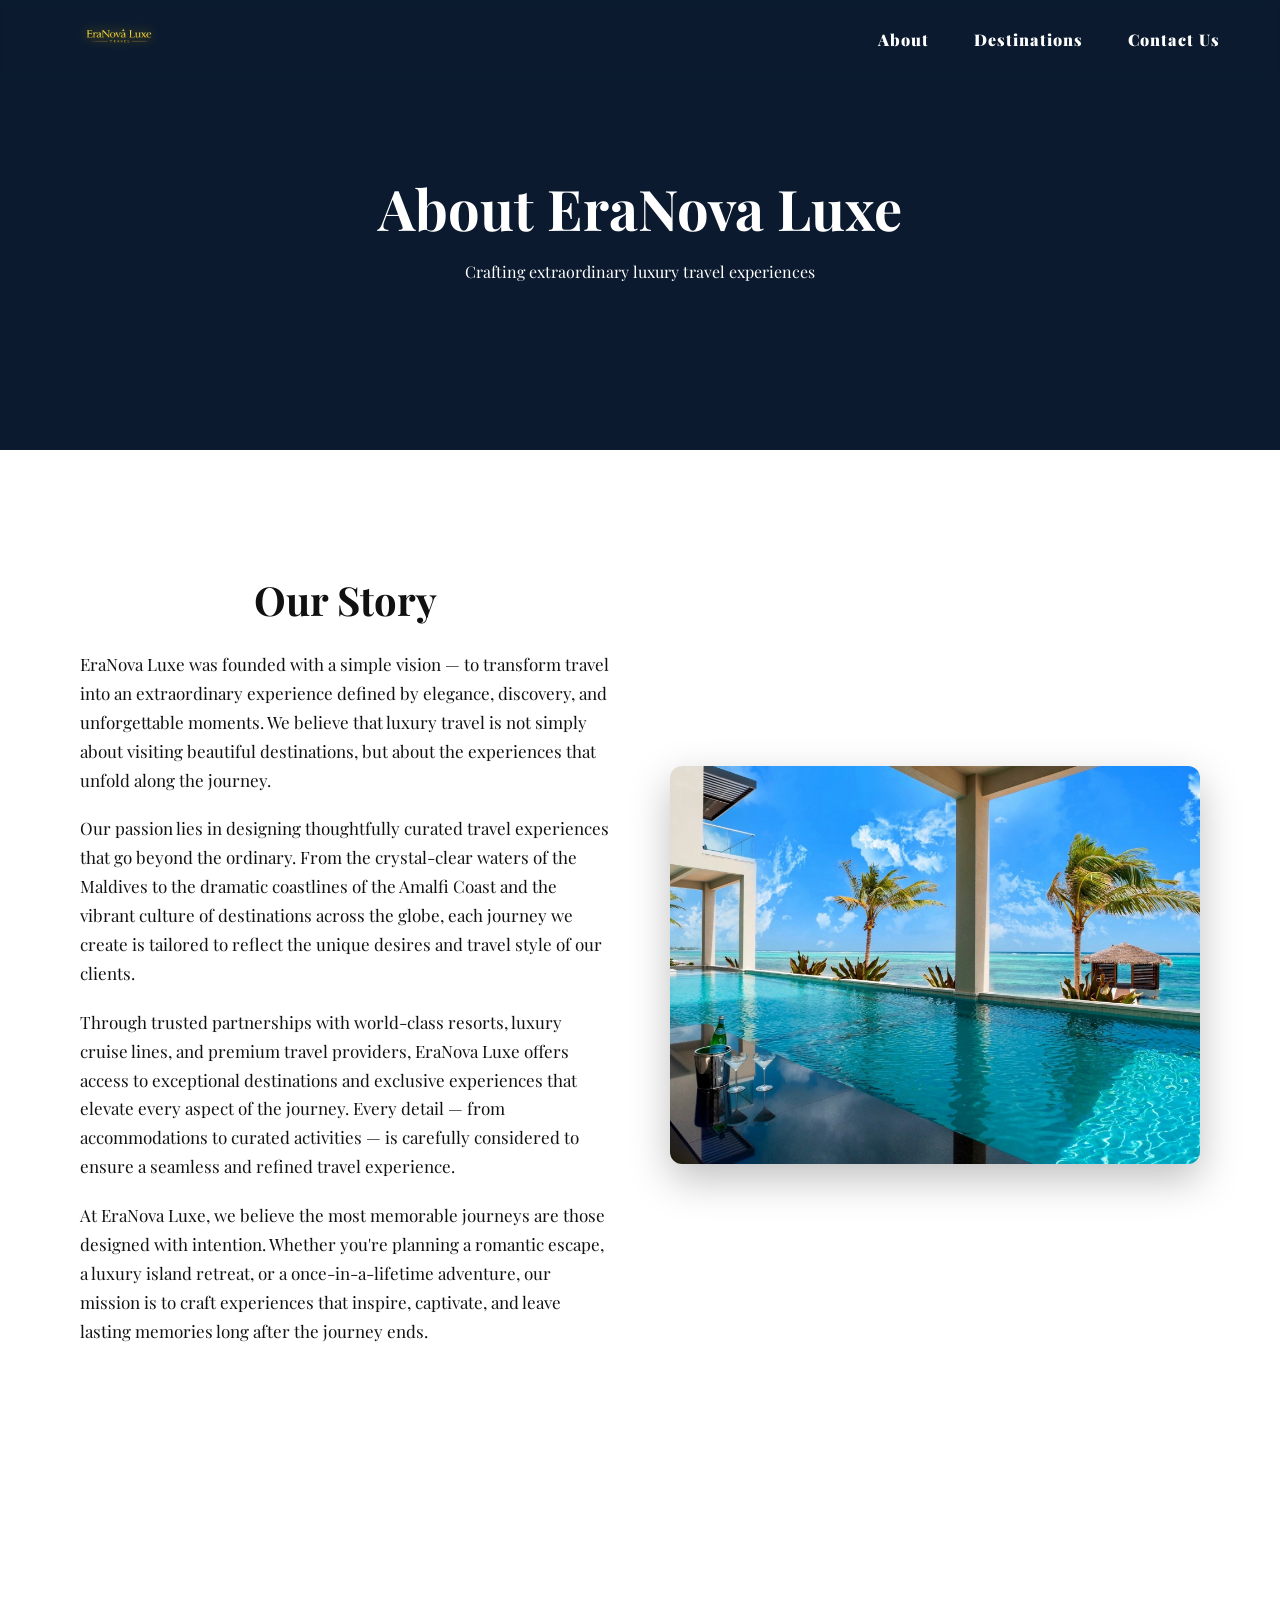
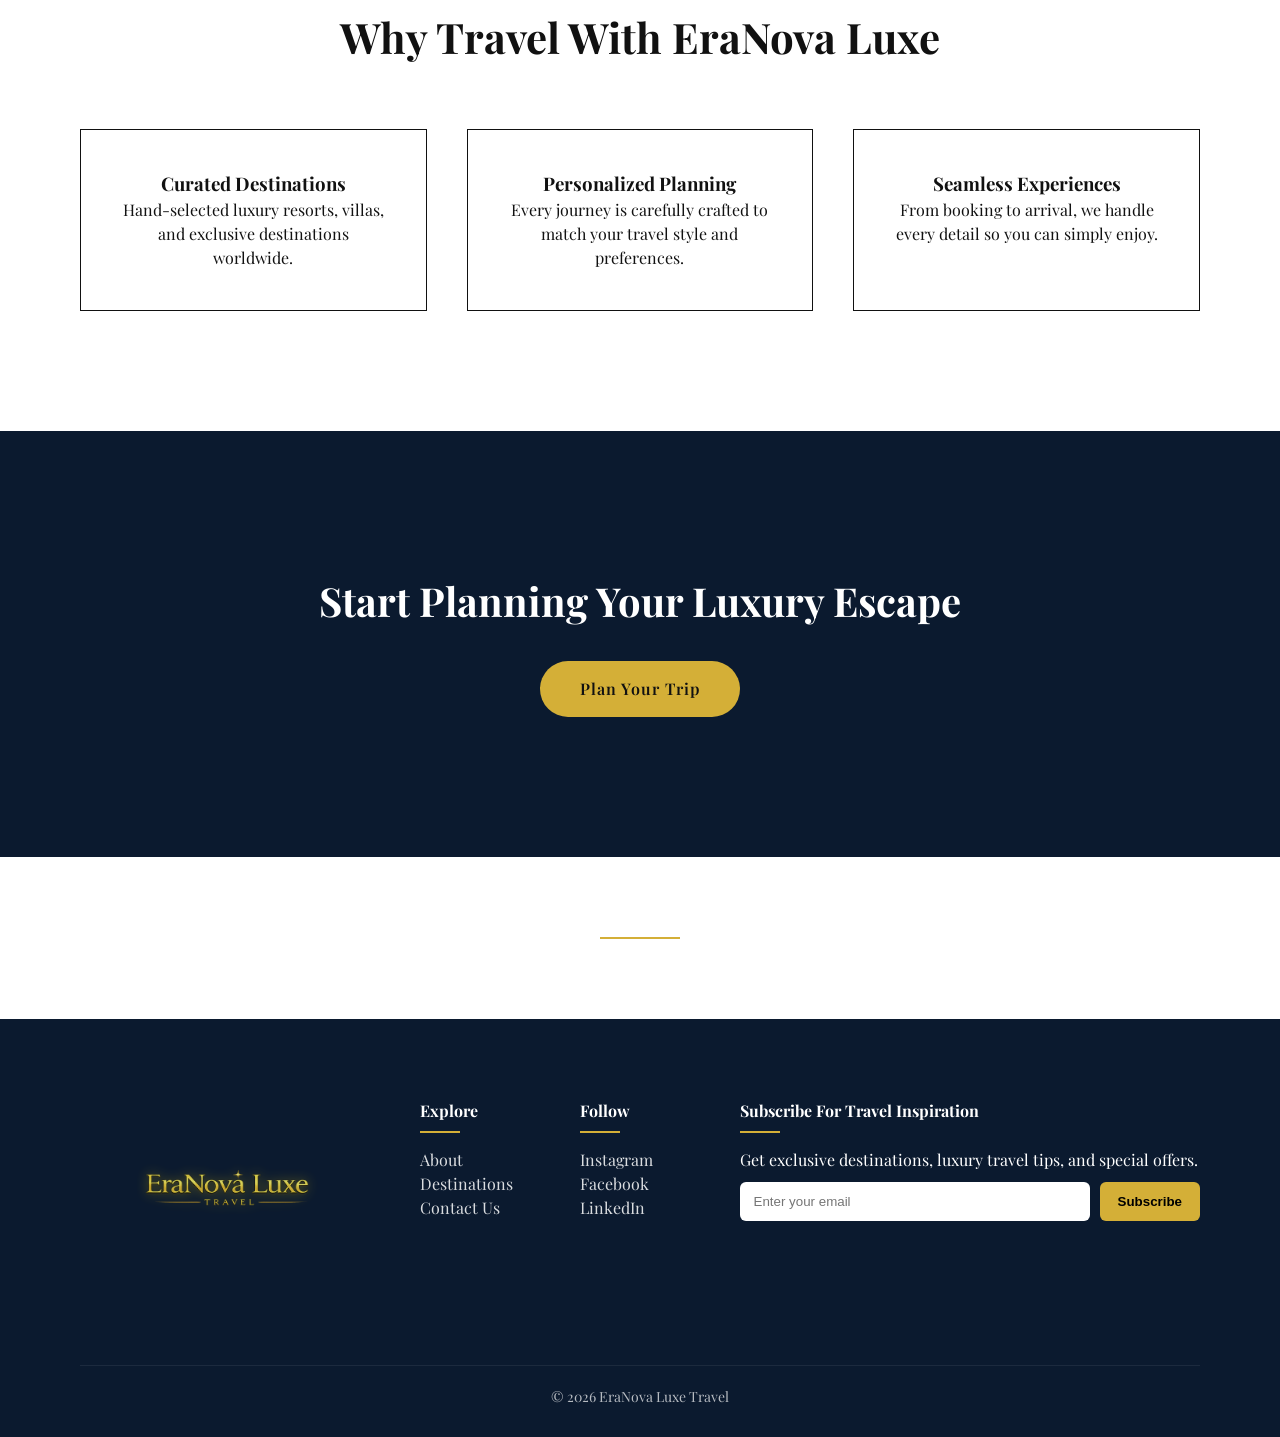
<file: about.html>
<!DOCTYPE html>

<html lang="en">

<head>

<meta charset="UTF-8">
<meta name="viewport" content="width=device-width, initial-scale=1.0">

<title>About Era Nova Luxe | Luxury Travel Agency</title>

<meta name="description" content="Era Nova Luxe is a luxury travel agency dedicated to creating personalized luxury vacations and exclusive travel experiences.">
<link rel="stylesheet" href="styles.css">
<link rel="icon" type="images/png" href="./images/emblem.png">

<link href="https://fonts.googleapis.com/css2?family=Playfair+Display:wght@400;600;700&family=Inter:wght@300;400;500&display=swap" rel="stylesheet">

</head>

<body>

<!-- NAVBAR -->

<nav class="navbar">

<a href="./index.html" class="logo">
<img src="./images/1st.png" alt="EraNova Luxe Logo">
</a>

<ul class="nav-links" id="navLinks">
<li><a href="./about.html">About</a></li>
<li><a href="./destinations.html">Destinations</a></li>
<li><a href="./contactus.html">Contact Us</a></li>
</ul>

<div class="menu-toggle" id="menuToggle">≡</div>

</nav>

<!-- HERO -->

<section class="about-hero">

<h1>About EraNova Luxe</h1>

<p>Crafting extraordinary luxury travel experiences</p>

</section>

<!-- ABOUT CONTENT -->

<section class="about-section">

<div class="about-container">

<div class="about-text">

<h2>Our Story</h2>

<p>
EraNova Luxe was founded with a simple vision — to transform travel into an extraordinary experience defined by elegance, discovery, and unforgettable moments. We believe that luxury travel is not simply about visiting beautiful destinations, but about the experiences that unfold along the journey.
</p>

<p>
Our passion lies in designing thoughtfully curated travel experiences that go beyond the ordinary. From the crystal-clear waters of the Maldives to the dramatic coastlines of the Amalfi Coast and the vibrant culture of destinations across the globe, each journey we create is tailored to reflect the unique desires and travel style of our clients.
</p>

<p>
Through trusted partnerships with world-class resorts, luxury cruise lines, and premium travel providers, EraNova Luxe offers access to exceptional destinations and exclusive experiences that elevate every aspect of the journey. Every detail — from accommodations to curated activities — is carefully considered to ensure a seamless and refined travel experience.
</p>

<p>
At EraNova Luxe, we believe the most memorable journeys are those designed with intention. Whether you're planning a romantic escape, a luxury island retreat, or a once-in-a-lifetime adventure, our mission is to craft experiences that inspire, captivate, and leave lasting memories long after the journey ends.
</p>


</div>

<div class="about-image">

<img src="./images/luxurytravel.jpg" alt="Luxury Travel Experience">

</div>

</div>

</section>

<!-- WHY US -->

<section class="why">

<h2 class="section-title">Why Travel With EraNova Luxe</h2>

<div class="why-grid">

<div class="why-card">
<h3>Curated Destinations</h3>
<p>Hand-selected luxury resorts, villas, and exclusive destinations worldwide.</p>
</div>

<div class="why-card">
<h3>Personalized Planning</h3>
<p>Every journey is carefully crafted to match your travel style and preferences.</p>
</div>

<div class="why-card">
<h3>Seamless Experiences</h3>
<p>From booking to arrival, we handle every detail so you can simply enjoy.</p>
</div>

</div>

</section>

<!-- CTA -->

<section class="cta-section">

<h2>Start Planning Your Luxury Escape</h2>

<a href="./contactus.html" class="cta-button">Plan Your Trip</a>

</section>

<div class="divider"></div>


<!-- FOOTER -->

<footer class="footer">

<div class="footer-container">

<div class="footer-brand">
<a href="./index.html">
<img src="./images/1st.png" alt="EraNova Luxe Logo" class="footer-logo">
</a>
</div>

<div class="footer-links">

<h4>Explore</h4>

<ul>
<li><a href="./about.html">About</a></li>
<li><a href="./destinations.html">Destinations</a></li>
<li><a href="./contactus.html">Contact Us</a></li>
</ul>

</div>

<div class="footer-social">

<h4>Follow</h4>

<ul>
<li><a href="https://www.instagram.com/eranovaluxetravel/">Instagram</a></li>
<li><a href="https://www.facebook.com/profile.php?id=61588333892212">Facebook</a></li>
<li><a href="https://www.linkedin.com/company/eranova-luxe-travel">LinkedIn</a></li>
</ul>

</div>

<div class="newsletter">
  
  <h4>Subscribe For Travel Inspiration</h4>
  
  <p>Get exclusive destinations, luxury travel tips, and special offers.</p>
  
  <form action="https://formspree.io/f/mzdjbwyy" method="POST" class="newsletter-form">
    
    <input type="email" name="email" placeholder="Enter your email" required>
    
    <button type="submit">Subscribe</button>
    
  </form>
  
</div>
</div>


<div class="footer-bottom">
<p>© 2026 EraNova Luxe Travel</p>
</div>

</footer>

<script>

const menuToggle = document.getElementById("menuToggle");
const navLinks = document.getElementById("navLinks");

menuToggle.addEventListener("click", () => {
navLinks.classList.toggle("active");
});

</script>

</body>
</html>
</file>
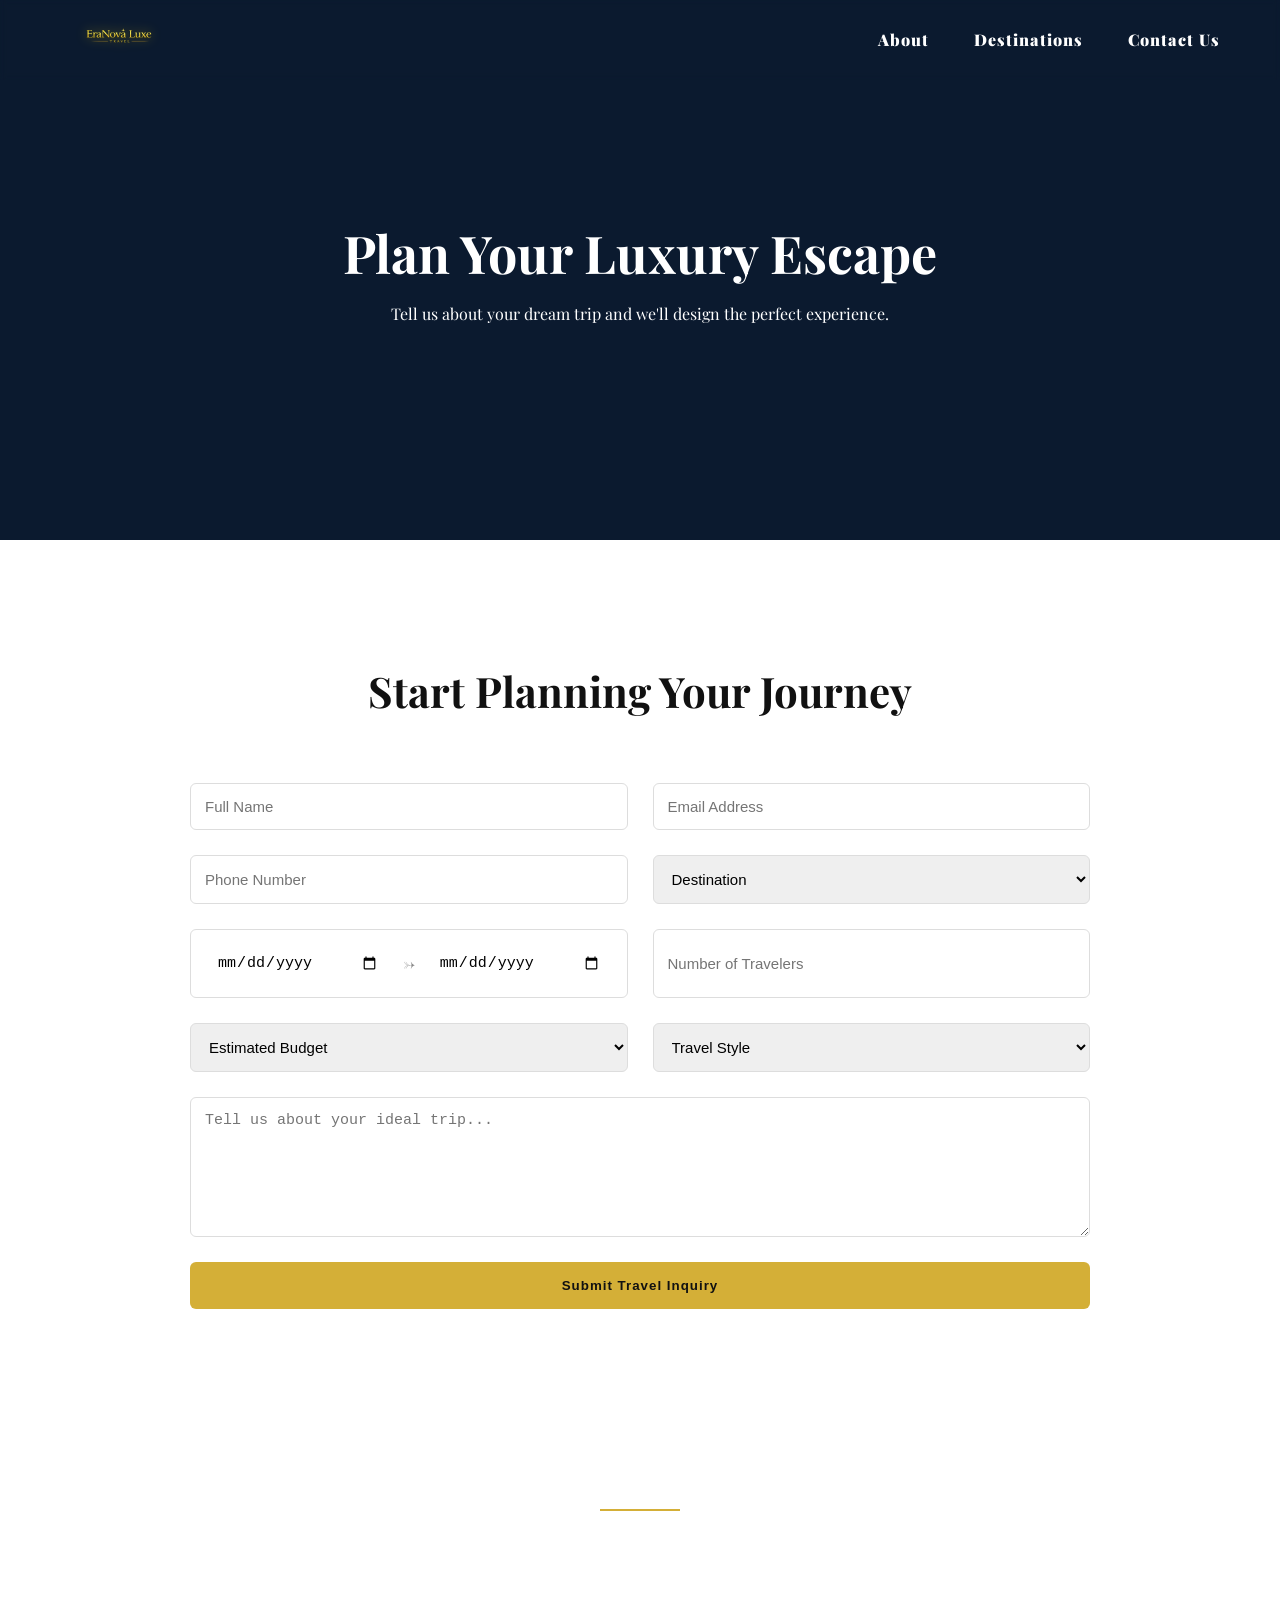
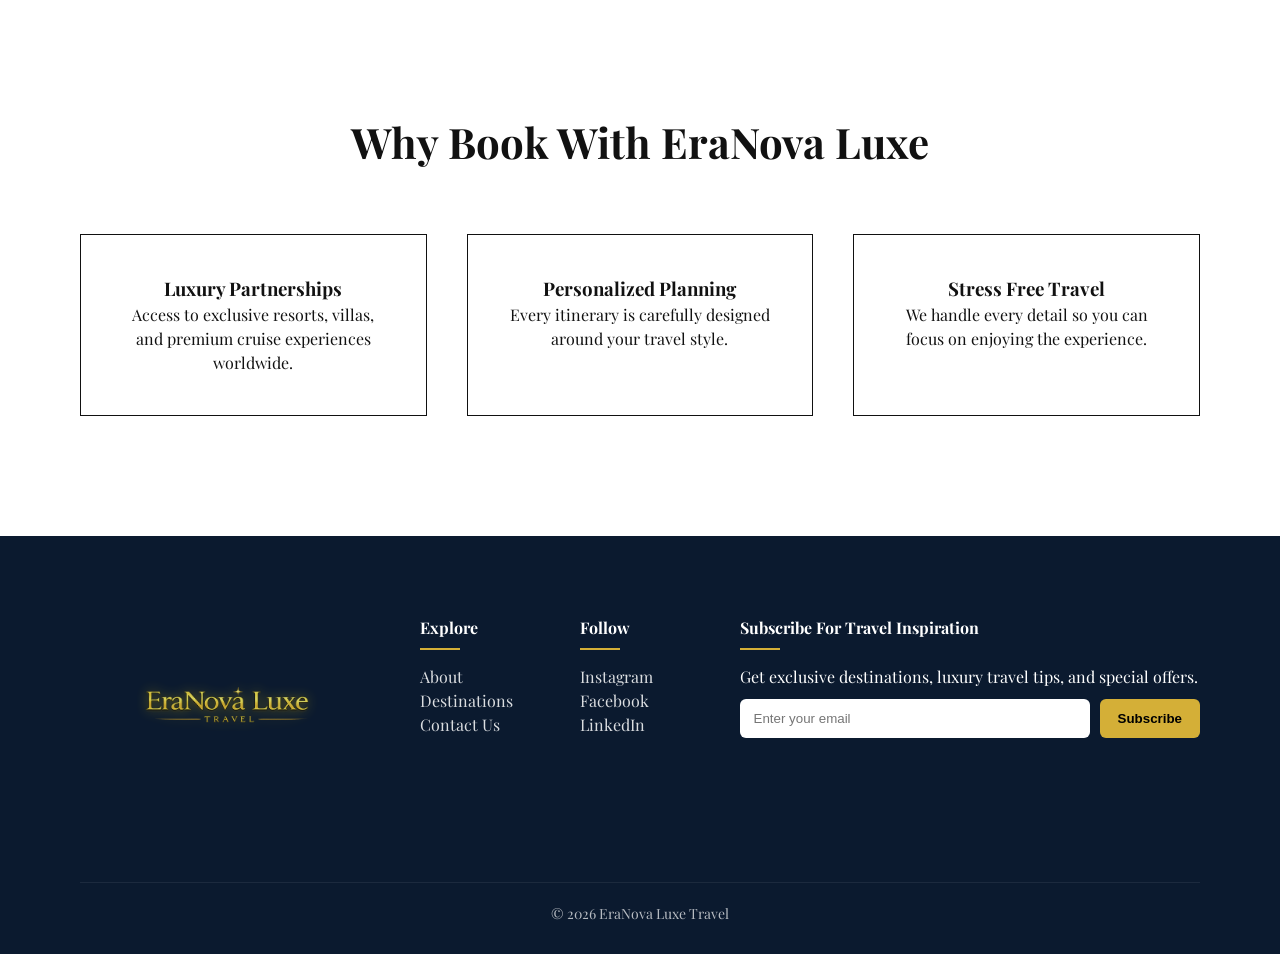
<file: contactus.html>
<!DOCTYPE html>

<html lang="en">

<head>

<meta charset="UTF-8">
<meta name="viewport" content="width=device-width, initial-scale=1.0">

<title>Plan Your Luxury Vacation | EraNova Luxe Travel</title>
<meta name="description" content="Our luxury travel planning services include custom itineraries, concierge travel planning, and personalized luxury vacations.">
<link rel="stylesheet" href="styles.css">
<link rel="icon" type="images/png" href="./images/emblem.png">


<link href="https://fonts.googleapis.com/css2?family=Playfair+Display:wght@400;600;700&family=Inter:wght@300;400;500&display=swap" rel="stylesheet">

</head>

<body>

<!-- NAVBAR -->

<nav class="navbar">

<a href="./index.html" class="logo">
<img src="./images/1st.png" alt="EraNova Luxe Logo">
</a>

<ul class="nav-links" id="navLinks">
<li><a href="./about.html">About</a></li>
<li><a href="./destinations.html">Destinations</a></li>
<li><a href="./contactus.html">Contact Us</a></li>
</ul>

<div class="menu-toggle" id="menuToggle">≡</div>

</nav>

<!-- HERO SECTION -->

<section class="contact-hero">

<h1>Plan Your Luxury Escape</h1>

<p>Tell us about your dream trip and we'll design the perfect experience.</p>

</section>

<!-- TRIP BUILDER FORM -->

<section class="trip-builder">

<h2 class="section-title">Start Planning Your Journey</h2>

<form action="https://formspree.io/f/mzdjbwyy" method="POST" class="trip-form">

<input type="text" name="name" placeholder="Full Name" required>

<input type="email" name="email" placeholder="Email Address" required>

<input type="tel" name="phone" placeholder="Phone Number">

<select name="destination">
<option value="">Destination</option>
<option>Maldives</option>
<option>Bora Bora</option>
<option>Dubai</option>
<option>Santorini</option>
<option>Bali</option>
<option>Amalfi Coast</option>
<option>Seychelles</option>
<option>Swiss Alps</option>
<option>Other</option>
</select>

<div class="date-range">

<input type="date" name="travel_start_date">

<span class="date-separator">→</span>

<input type="date" name="travel_end_date">

</div>


<input type="number" name="travelers" placeholder="Number of Travelers">

<select name="budget">
<option value="">Estimated Budget</option>
<option>$3,000 - $5,000</option>
<option>$5,000 - $10,000</option>
<option>$10,000 - $20,000</option>
<option>$20,000+</option>
</select>

<select name="travel-style">
<option value="">Travel Style</option>
<option>Luxury Resorts</option>
<option>Private Villas</option>
<option>Luxury Cruises</option>
<option>Honeymoon</option>
<option>Adventure Travel</option>
</select>

<textarea name="message" placeholder="Tell us about your ideal trip..."></textarea>

<button type="submit" class="cta-button">
Submit Travel Inquiry
</button>

</form>


</section>

<div class="divider"></div>

<!-- WHY BOOK SECTION -->

<section class="why">

<h2 class="section-title">Why Book With EraNova Luxe</h2>

<div class="why-grid">

<div class="why-card">
<h3>Luxury Partnerships</h3>
<p>Access to exclusive resorts, villas, and premium cruise experiences worldwide.</p>
</div>

<div class="why-card">
<h3>Personalized Planning</h3>
<p>Every itinerary is carefully designed around your travel style.</p>
</div>

<div class="why-card">
<h3>Stress Free Travel</h3>
<p>We handle every detail so you can focus on enjoying the experience.</p>
</div>

</div>

</section>

<!-- FOOTER -->

<footer class="footer">

<div class="footer-container">

<div class="footer-brand">
<a href="./index.html">
<img src="./images/1st.png" alt="EraNova Luxe Logo" class="footer-logo">
</a>
</div>

<div class="footer-links">

<h4>Explore</h4>

<ul>
<li><a href="./about.html">About</a></li>
<li><a href="./destinations.html">Destinations</a></li>
<li><a href="./contactus.html">Contact Us</a></li>
</ul>

</div>

<div class="footer-social">

<h4>Follow</h4>

<ul>
<li><a href="https://www.instagram.com/eranovaluxetravel/">Instagram</a></li>
<li><a href="https://www.facebook.com/profile.php?id=61588333892212">Facebook</a></li>
<li><a href="https://www.linkedin.com/company/eranova-luxe-travel">LinkedIn</a></li>
</ul>

</div>

<div class="newsletter">
  
  <h4>Subscribe For Travel Inspiration</h4>
  
  <p>Get exclusive destinations, luxury travel tips, and special offers.</p>
  
  <form action="https://formspree.io/f/mzdjbwyy" method="POST" class="newsletter-form">
    
    <input type="email" name="email" placeholder="Enter your email" required>
    
    <button type="submit">Subscribe</button>
    
  </form>
  
</div>
</div>


<div class="footer-bottom">
<p>© 2026 EraNova Luxe Travel</p>
</div>

</footer>

<script>

const menuToggle = document.getElementById("menuToggle");
const navLinks = document.getElementById("navLinks");

menuToggle.addEventListener("click", () => {
navLinks.classList.toggle("active");
});

</script>

</body>
</html>
</file>
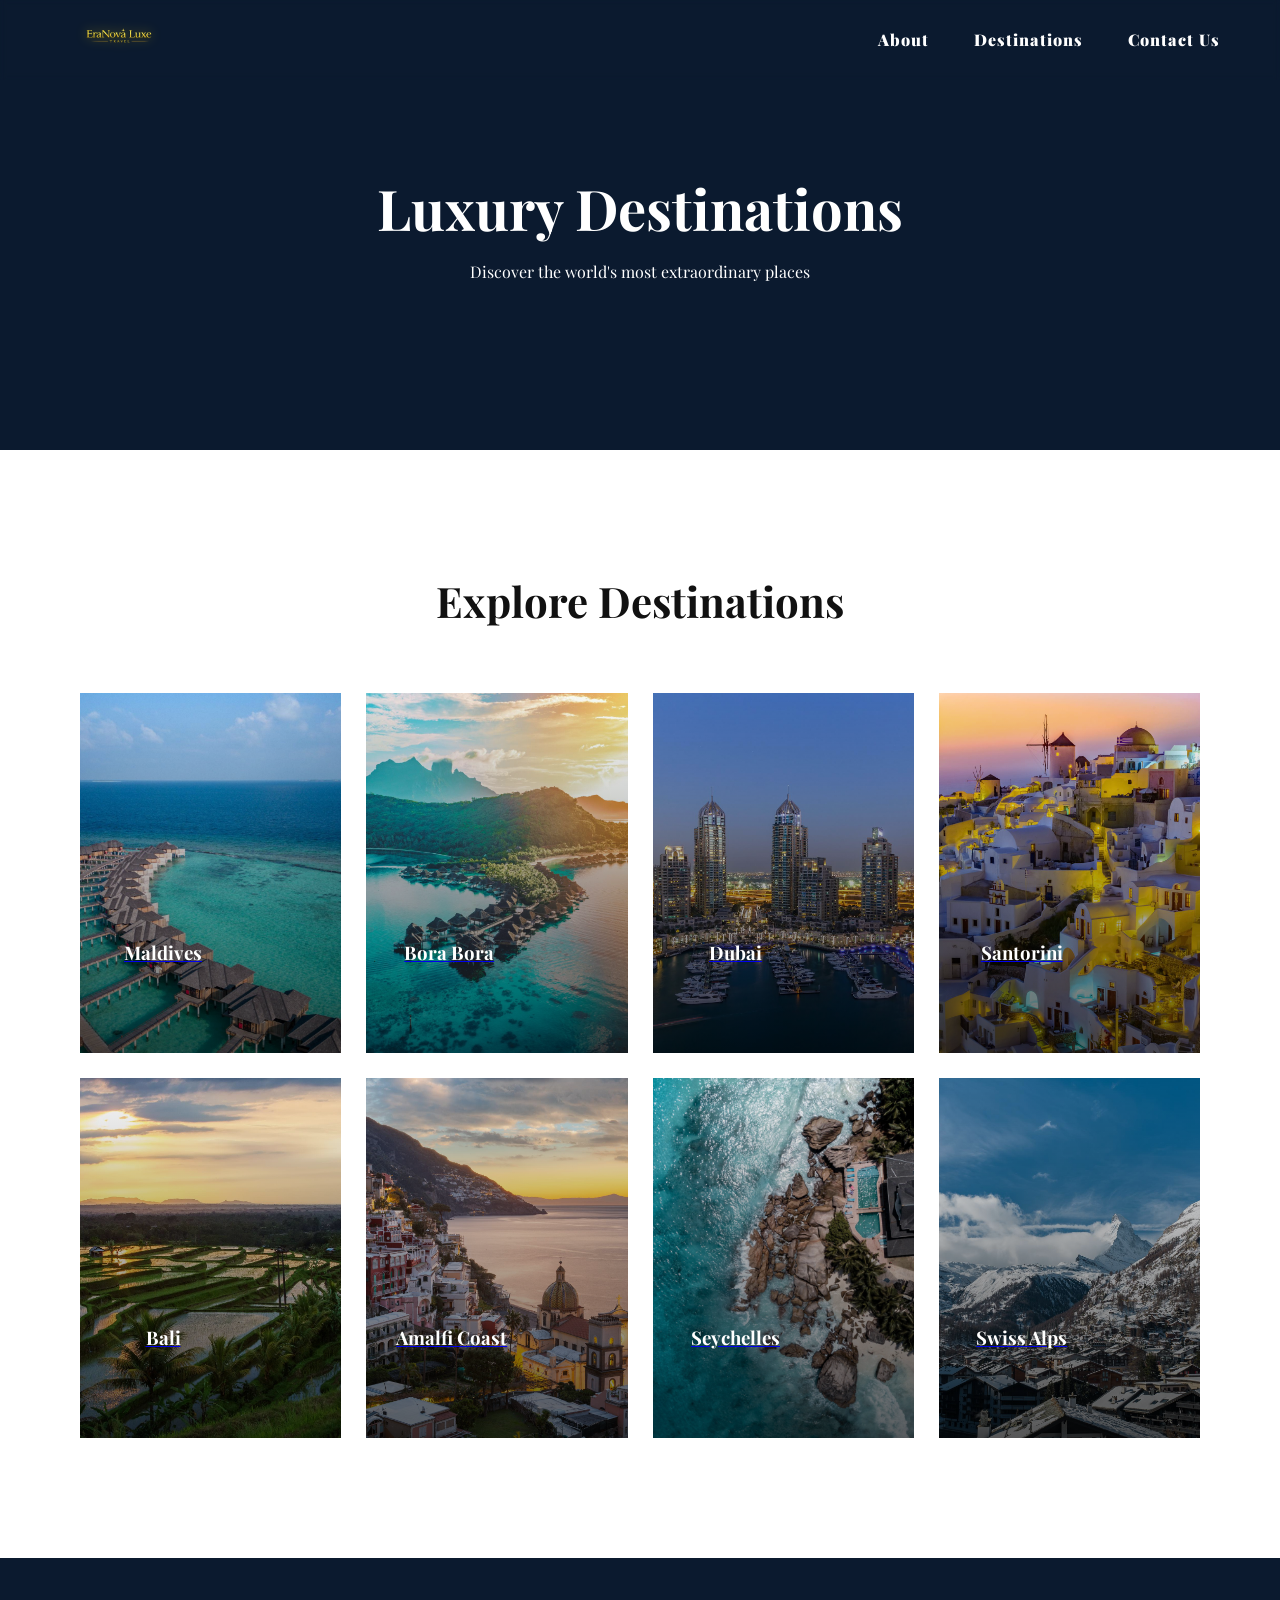
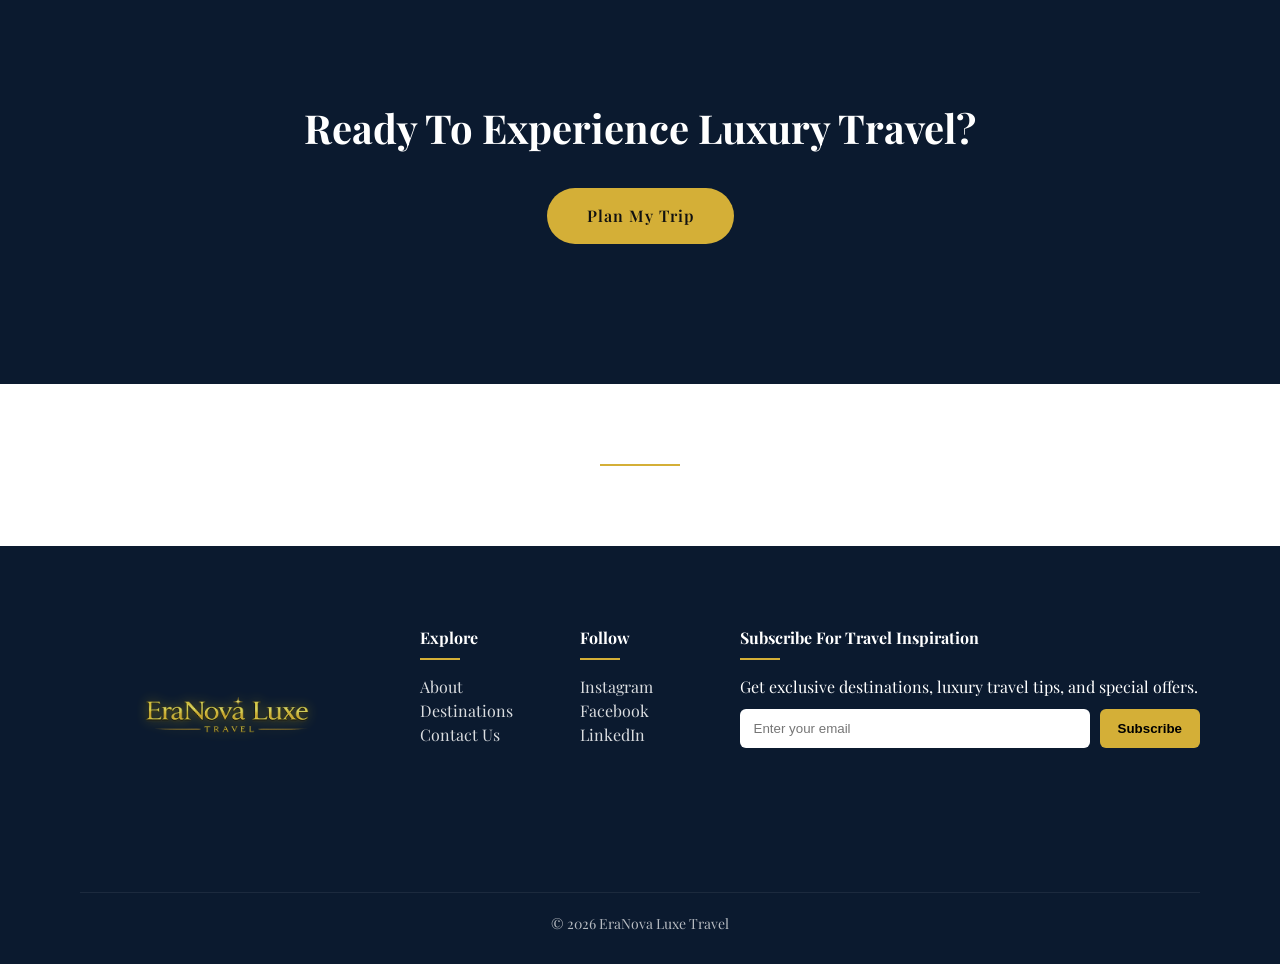
<file: destinations.html>
<!DOCTYPE html>

<html lang="en">

<head>

<meta charset="UTF-8">
<meta name="viewport" content="width=device-width, initial-scale=1.0">

<title>Luxury Travel Destinations | Maldives, Bora Bora, Santorini | Era Nova Luxe</title>
<meta name="description" content="Discover the world's most exclusive luxury travel destinations including private island resorts, luxury beach escapes, and five star travel experiences.">
<link rel="stylesheet" href="styles.css">
<link rel="icon" type="images/png" href="./images/emblem.png">


<link href="https://fonts.googleapis.com/css2?family=Playfair+Display:wght@400;600;700&family=Inter:wght@300;400;500&display=swap" rel="stylesheet">

</head>

<body>

<!-- NAVBAR -->

<nav class="navbar">

<a href="./index.html" class="logo">
<img src="./images/1st.png" alt="EraNova Luxe Logo">
</a>

<ul class="nav-links" id="navLinks">
<li><a href="./about.html">About</a></li>
<li><a href="./destinations.html">Destinations</a></li>
<li><a href="./contactus.html">Contact Us</a></li>
</ul>

<div class="menu-toggle" id="menuToggle">≡</div>

</nav>

<!-- HERO -->

<section class="destinations-hero">

<h1>Luxury Destinations</h1>

<p>Discover the world's most extraordinary places</p>

</section>


<!-- DESTINATION GRID -->

<section class="destinations-page">

<h2 class="section-title">Explore Destinations</h2>

<div class="destination-grid">


  <a href="./destinations/maldives.html" class="destination-link">

<div class="card maldives">

<div class="card-content">
<h3>Maldives</h3>
<span class="card-button">Explore →</span>
</div>

</div>

</a>


<a href="./destinations/bora-bora.html" class="destination-link">

<div class="card bora">

<div class="card-content">
<h3>Bora Bora</h3>
<span class="card-button">Explore →</span>
</div>

</div>

</a>


<a href="./destinations/dubai.html" class="destination-link">

<div class="card dubai">

<div class="card-content">
<h3>Dubai</h3>
<span class="card-button">Explore →</span>
</div>

</div>

</a>


<a href="./destinations/santorini.html" class="destination-link">

<div class="card santorini">

<div class="card-content">
<h3>Santorini</h3>
<span class="card-button">Explore →</span>
</div>

</div>

</a>

<a href="./destinations/bali.html" class="destination-link">

<div class="card bali">

<div class="card-content">
<h3>Bali</h3>
<span class="card-button">Explore →</span>
</div>

</div>

</a>



<a href="./destinations/amalfi.html" class="destination-link">

<div class="card amalfi">

<div class="card-content">
<h3>Amalfi Coast</h3>
<span class="card-button">Explore →</span>
</div>

</div>

</a>


<a href="./destinations/seychelles.html" class="destination-link">

<div class="card seychelles">

<div class="card-content">
<h3>Seychelles</h3>
<span class="card-button">Explore →</span>
</div>

</div>

</a>


<a href="./destinations/swiss-alps.html" class="destination-link">

<div class="card swiss">

<div class="card-content">
<h3>Swiss Alps</h3>
<span class="card-button">Explore →</span>
</div>

</div>

</a>



</div>

</section>

<!-- CTA -->

<section class="cta-section">

<h2>Ready To Experience Luxury Travel?</h2>

<a href="./contactus.html" class="cta-button">Plan My Trip</a>

</section>
<div class="divider"></div>


<footer class="footer">

<div class="footer-container">

<div class="footer-brand">
<a href="./index.html">
<img src="./images/1st.png" alt="EraNova Luxe Logo" class="footer-logo">
</a>
</div>

<div class="footer-links">
<h4>Explore</h4>
<ul>
<li><a href="./about.html">About</a></li>
<li><a href="./destinations.html">Destinations</a></li>
<li><a href="./contactus.html">Contact Us</a></li>
</ul>
</div>

<div class="footer-social">
<h4>Follow</h4>
<ul>
<li><a href="https://www.instagram.com/eranovaluxetravel/">Instagram</a></li>
<li><a href="https://www.facebook.com/profile.php?id=61588333892212">Facebook</a></li>
<li><a href="https://www.linkedin.com/company/eranova-luxe-travel">LinkedIn</a></li>
</ul>
</div>

<div class="newsletter">
  
  <h4>Subscribe For Travel Inspiration</h4>
  
  <p>Get exclusive destinations, luxury travel tips, and special offers.</p>
  
  <form action="https://formspree.io/f/mzdjbwyy" method="POST" class="newsletter-form">
    
    <input type="email" name="email" placeholder="Enter your email" required>
    
    <button type="submit">Subscribe</button>
    
  </form>
  
</div>
</div>


<div class="footer-bottom">
<p>© 2026 EraNova Luxe Travel</p>
</div>

</footer>

<script>

const menuToggle = document.getElementById("menuToggle");
const navLinks = document.getElementById("navLinks");

menuToggle.addEventListener("click", () => {
navLinks.classList.toggle("active");
});

</script>

</body>
</html>
</file>
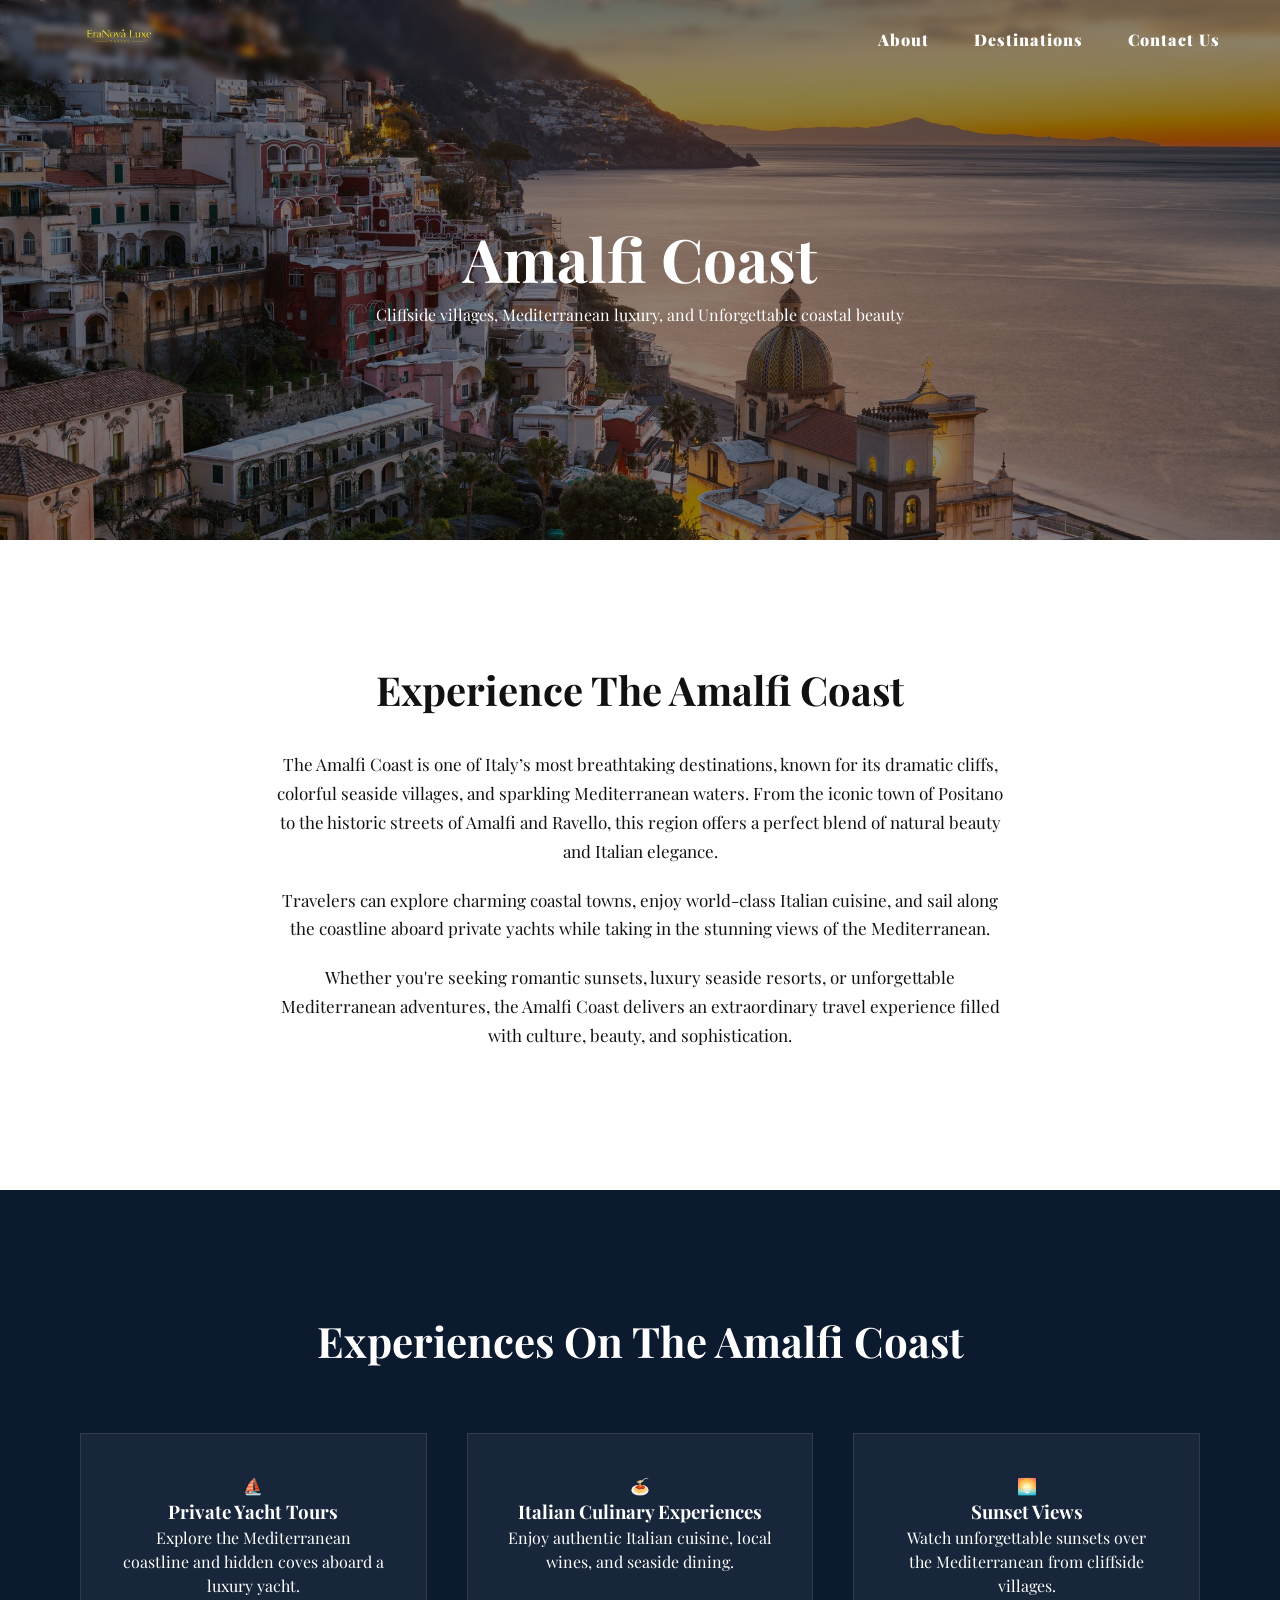
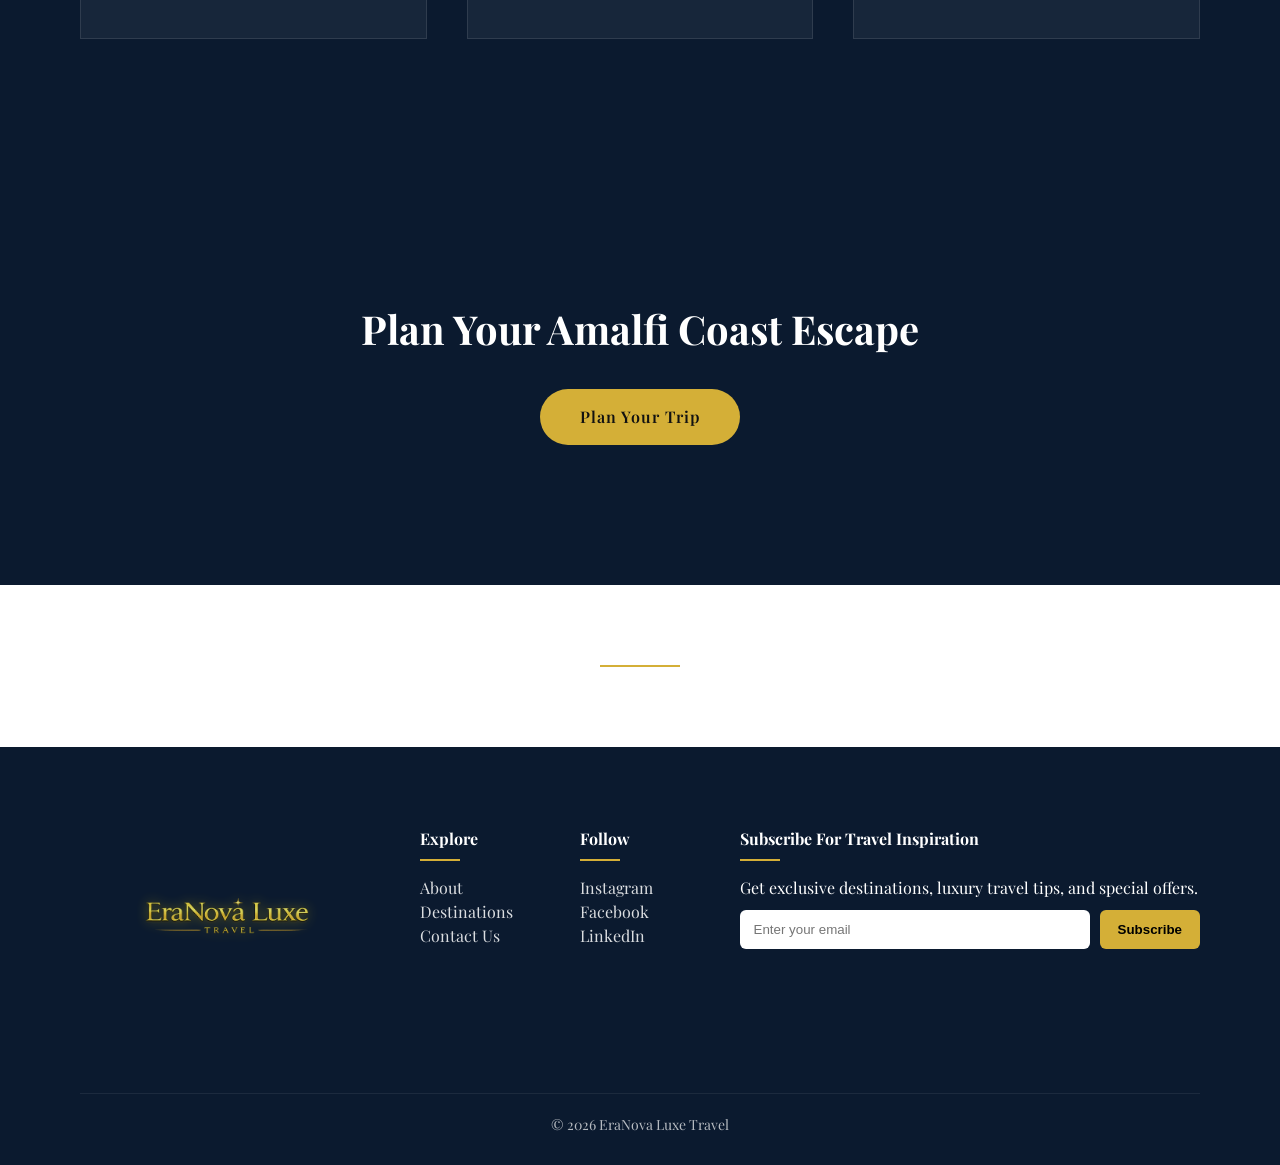
<file: destinations/amalfi.html>
<!DOCTYPE html>

<html lang="en">

<head>

<meta charset="UTF-8">
<meta name="viewport" content="width=device-width, initial-scale=1.0">

<title>Amalfi Coast | EraNova Luxe Travel</title>

<link rel="stylesheet" href="../styles.css">
<link rel="icon" type="images/png" href="./images/emblem.png">


<link href="https://fonts.googleapis.com/css2?family=Playfair+Display:wght@400;600;700&family=Inter:wght@300;400;500&display=swap" rel="stylesheet">

</head>

<body>

<!-- NAVBAR -->

<nav class="navbar">

<a href="../index.html" class="logo">
<img src="../images/1st.png" alt="EraNova Luxe Logo">
</a>

<ul class="nav-links" id="navLinks">
<li><a href="../about.html">About</a></li>
<li><a href="../destinations.html">Destinations</a></li>
<li><a href="../contactus.html">Contact Us</a></li>
</ul>

<div class="menu-toggle" id="menuToggle">≡</div>

</nav>

<!-- HERO -->

<section class="destination-hero amalfi-hero">

<h1>Amalfi Coast</h1>

<p>Cliffside villages, Mediterranean luxury, and Unforgettable coastal beauty</p>

</section>

<!-- DESTINATION INFO -->

<section class="destination-info">

<h2>Experience The Amalfi Coast</h2>

<p>
The Amalfi Coast is one of Italy’s most breathtaking destinations, known for its
dramatic cliffs, colorful seaside villages, and sparkling Mediterranean waters.
From the iconic town of Positano to the historic streets of Amalfi and Ravello,
this region offers a perfect blend of natural beauty and Italian elegance.
</p>

<p>
Travelers can explore charming coastal towns, enjoy world-class Italian cuisine,
and sail along the coastline aboard private yachts while taking in the stunning
views of the Mediterranean.
</p>

<p>
Whether you're seeking romantic sunsets, luxury seaside resorts, or unforgettable
Mediterranean adventures, the Amalfi Coast delivers an extraordinary travel
experience filled with culture, beauty, and sophistication.
</p>

</section>

<!-- EXPERIENCES -->

<section class="experiences">

<h2 class="section-title">Experiences On The Amalfi Coast</h2>

<div class="experience-grid">

<div class="experience-card">

<div class="icon">⛵</div>

<h3>Private Yacht Tours</h3>

<p>Explore the Mediterranean coastline and hidden coves aboard a luxury yacht.</p>

</div>

<div class="experience-card">

<div class="icon">🍝</div>

<h3>Italian Culinary Experiences</h3>

<p>Enjoy authentic Italian cuisine, local wines, and seaside dining.</p>

</div>

<div class="experience-card">

<div class="icon">🌅</div>

<h3>Sunset Views</h3>

<p>Watch unforgettable sunsets over the Mediterranean from cliffside villages.</p>

</div>

</div>

</section>

<!-- CALL TO ACTION -->

<section class="cta-section">

<h2>Plan Your Amalfi Coast Escape</h2>

<a href="./contactus.html" class="cta-button">Plan Your Trip</a>

</section>

<div class="divider"></div>


<!-- FOOTER -->

<footer class="footer">

<div class="footer-container">

<div class="footer-brand">
<a href="../index.html">
<img src="../images/1st.png" alt="EraNova Luxe Logo" class="footer-logo">
</a>
</div>

<div class="footer-links">
<h4>Explore</h4>
<ul>
<li><a href="../about.html">About</a></li>
<li><a href="../destinations.html">Destinations</a></li>
<li><a href="../contactus.html">Contact Us</a></li>
</ul>
</div>

<div class="footer-social">
<h4>Follow</h4>
<ul>
<li><a href="https://www.instagram.com/eranovaluxetravel/">Instagram</a></li>
<li><a href="https://www.facebook.com/profile.php?id=61588333892212">Facebook</a></li>
<li><a href="https://www.linkedin.com/company/eranova-luxe-travel">LinkedIn</a></li>
</ul>
</div>
<div class="newsletter">
  
  <h4>Subscribe For Travel Inspiration</h4>
  
  <p>Get exclusive destinations, luxury travel tips, and special offers.</p>
  
  <form action="https://formspree.io/f/mzdjbwyy" method="POST" class="newsletter-form">
    
    <input type="email" name="email" placeholder="Enter your email" required>
    
    <button type="submit">Subscribe</button>
    
  </form>
</div>
</div>

<div class="footer-bottom">
<p>© 2026 EraNova Luxe Travel</p>
</div>

</footer>

<script>

const menuToggle = document.getElementById("menuToggle");
const navLinks = document.getElementById("navLinks");

menuToggle.addEventListener("click", () => {
navLinks.classList.toggle("active");
});

</script>

</body>
</html>
</file>
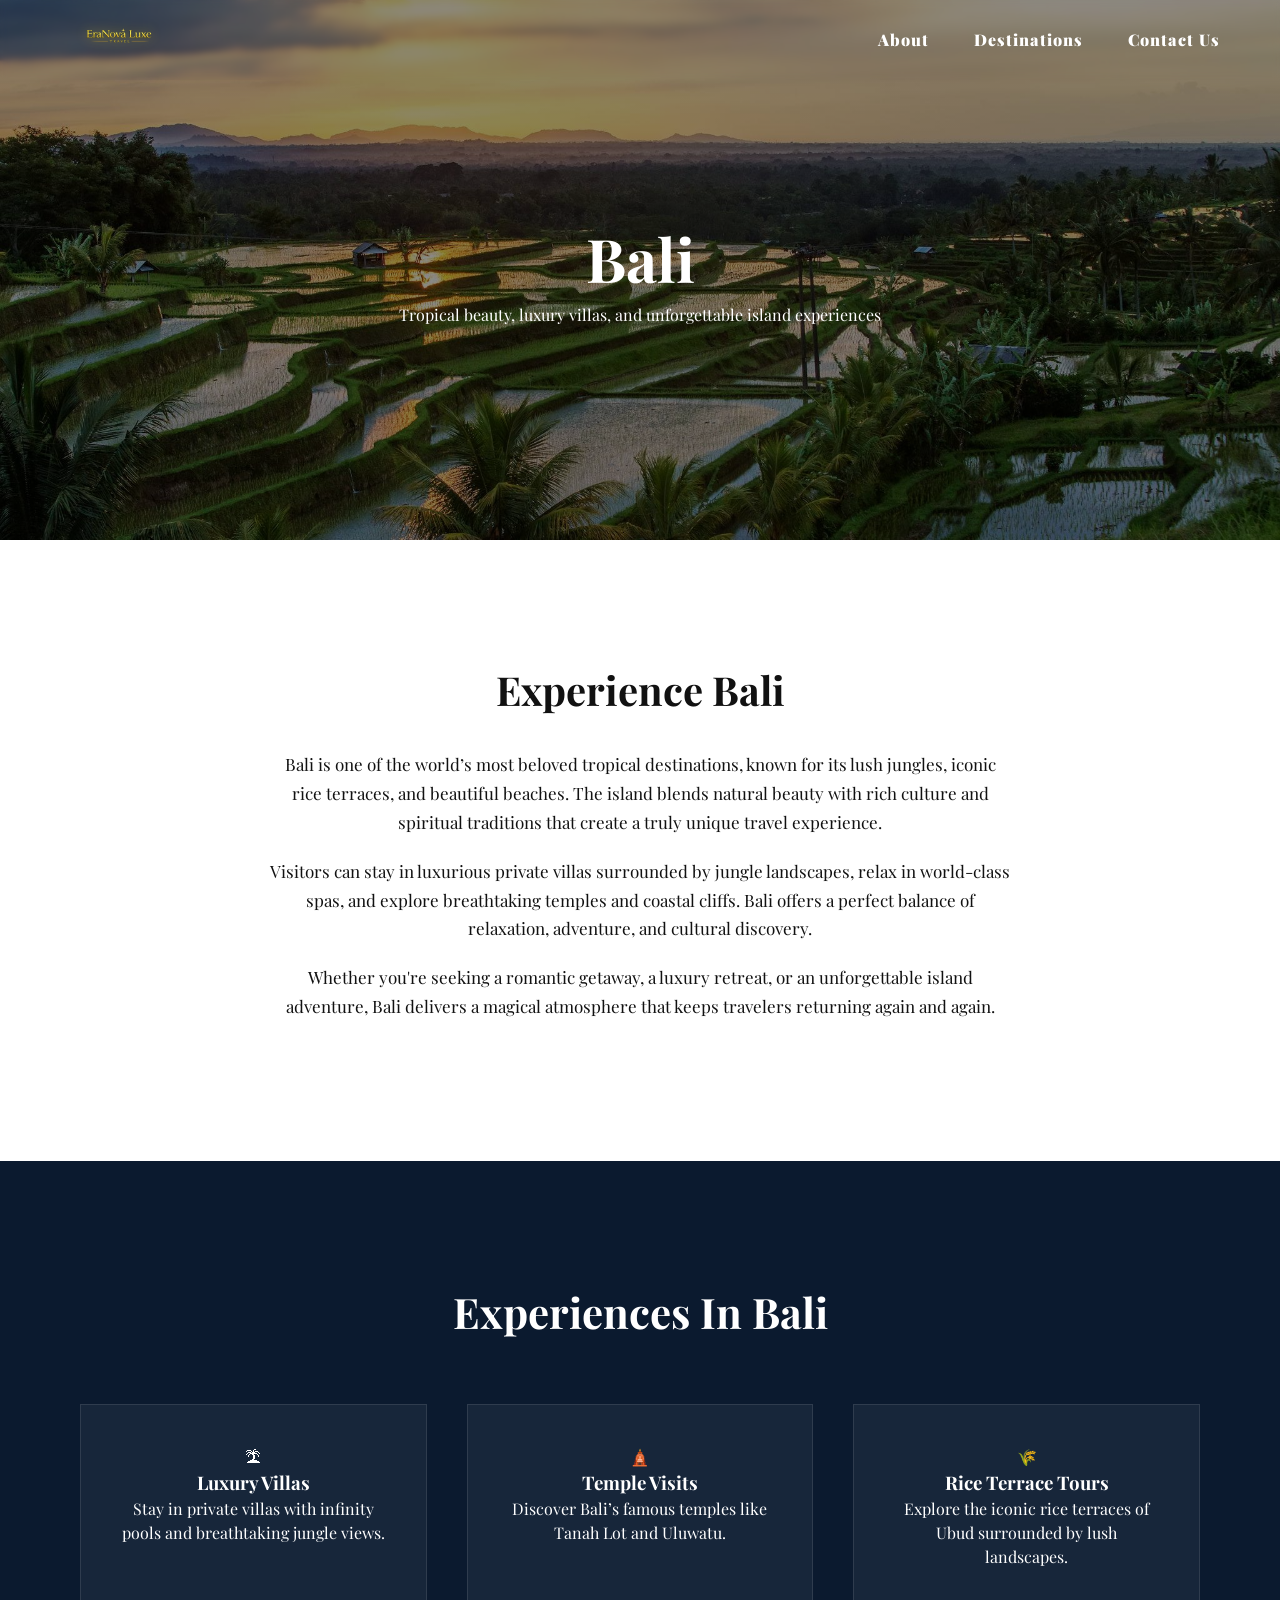
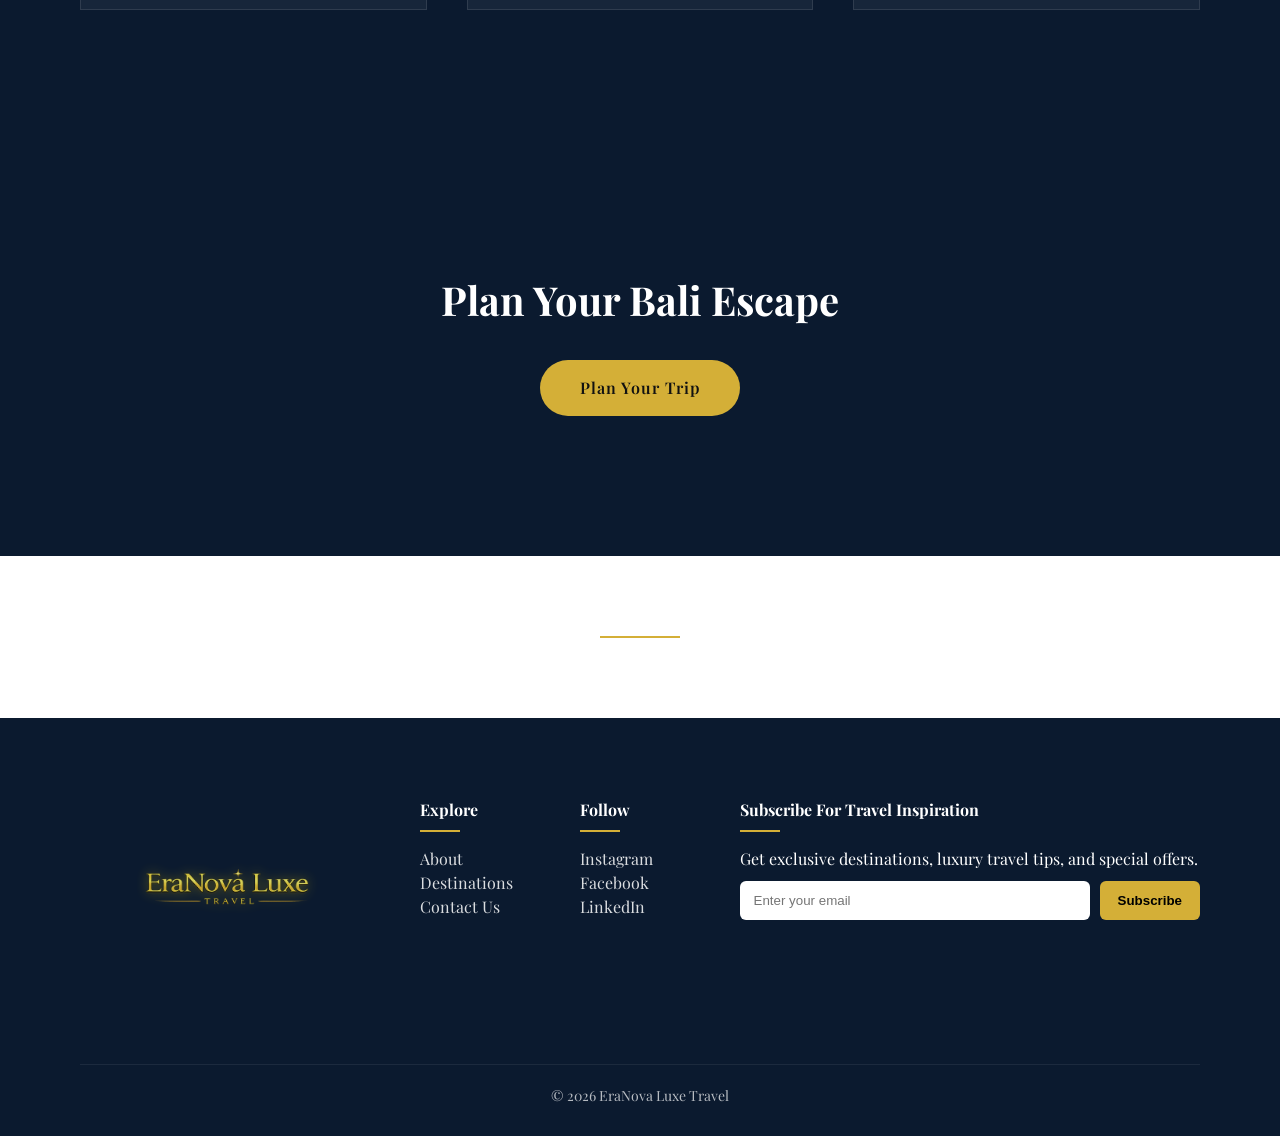
<file: destinations/bali.html>
<!DOCTYPE html>

<html lang="en">

<head>

<meta charset="UTF-8">
<meta name="viewport" content="width=device-width, initial-scale=1.0">

<title>Bali | EraNova Luxe Travel</title>

<link rel="stylesheet" href="../styles.css">
<link rel="icon" type="images/png" href="./images/emblem.png">


<link href="https://fonts.googleapis.com/css2?family=Playfair+Display:wght@400;600;700&family=Inter:wght@300;400;500&display=swap" rel="stylesheet">

</head>

<body>

<!-- NAVBAR -->

<nav class="navbar">

<a href="../index.html" class="logo">
<img src="../images/1st.png" alt="EraNova Luxe Logo">
</a>

<ul class="nav-links" id="navLinks">
<li><a href="../about.html">About</a></li>
<li><a href="../destinations.html">Destinations</a></li>
<li><a href="../contactus.html">Contact Us</a></li>
</ul>

<div class="menu-toggle" id="menuToggle">≡</div>

</nav>

<!-- HERO -->

<section class="destination-hero bali-hero">

<h1>Bali</h1>

<p>Tropical beauty, luxury villas, and unforgettable island experiences</p>

</section>

<!-- DESTINATION INFO -->

<section class="destination-info">

<h2>Experience Bali</h2>

<p>
Bali is one of the world’s most beloved tropical destinations, known for its
lush jungles, iconic rice terraces, and beautiful beaches. The island blends
natural beauty with rich culture and spiritual traditions that create a truly
unique travel experience.
</p>

<p>
Visitors can stay in luxurious private villas surrounded by jungle landscapes,
relax in world-class spas, and explore breathtaking temples and coastal cliffs.
Bali offers a perfect balance of relaxation, adventure, and cultural discovery.
</p>

<p>
Whether you're seeking a romantic getaway, a luxury retreat, or an unforgettable
island adventure, Bali delivers a magical atmosphere that keeps travelers
returning again and again.
</p>

</section>

<!-- EXPERIENCES -->

<section class="experiences">

<h2 class="section-title">Experiences In Bali</h2>

<div class="experience-grid">

<div class="experience-card">

<div class="icon">🏝</div>

<h3>Luxury Villas</h3>

<p>Stay in private villas with infinity pools and breathtaking jungle views.</p>

</div>

<div class="experience-card">

<div class="icon">🛕</div>

<h3>Temple Visits</h3>

<p>Discover Bali’s famous temples like Tanah Lot and Uluwatu.</p>

</div>

<div class="experience-card">

<div class="icon">🌾</div>

<h3>Rice Terrace Tours</h3>

<p>Explore the iconic rice terraces of Ubud surrounded by lush landscapes.</p>

</div>

</div>

</section>

<!-- CTA -->

<section class="cta-section">

<h2>Plan Your Bali Escape</h2>

<a href="../contactus.html" class="cta-button">Plan Your Trip</a>

</section>

<div class="divider"></div>


<!-- FOOTER -->

<footer class="footer">

<div class="footer-container">

<div class="footer-brand">
<a href="../index.html">
<img src="../images/1st.png" alt="EraNova Luxe Logo" class="footer-logo">
</a>
</div>

<div class="footer-links">

<h4>Explore</h4>

<ul>
<li><a href="../about.html">About</a></li>
<li><a href="../destinations.html">Destinations</a></li>
<li><a href="../contactus.html">Contact Us</a></li>
</ul>

</div>

<div class="footer-social">

<h4>Follow</h4>

<ul>
<li><a href="https://www.instagram.com/eranovaluxetravel/">Instagram</a></li>
<li><a href="https://www.facebook.com/profile.php?id=61588333892212">Facebook</a></li>
<li><a href="https://www.linkedin.com/company/eranova-luxe-travel">LinkedIn</a></li>
</ul>

</div>
<div class="newsletter">
  
  <h4>Subscribe For Travel Inspiration</h4>
  
  <p>Get exclusive destinations, luxury travel tips, and special offers.</p>
  
  <form action="https://formspree.io/f/mzdjbwyy" method="POST" class="newsletter-form">
    
    <input type="email" name="email" placeholder="Enter your email" required>
    
    <button type="submit">Subscribe</button>
    
  </form>
</div>
</div>

<div class="footer-bottom">
<p>© 2026 EraNova Luxe Travel</p>
</div>

</footer>

<script>

const menuToggle = document.getElementById("menuToggle");
const navLinks = document.getElementById("navLinks");

menuToggle.addEventListener("click", () => {
navLinks.classList.toggle("active");
});

</script>

</body>
</html>
</file>
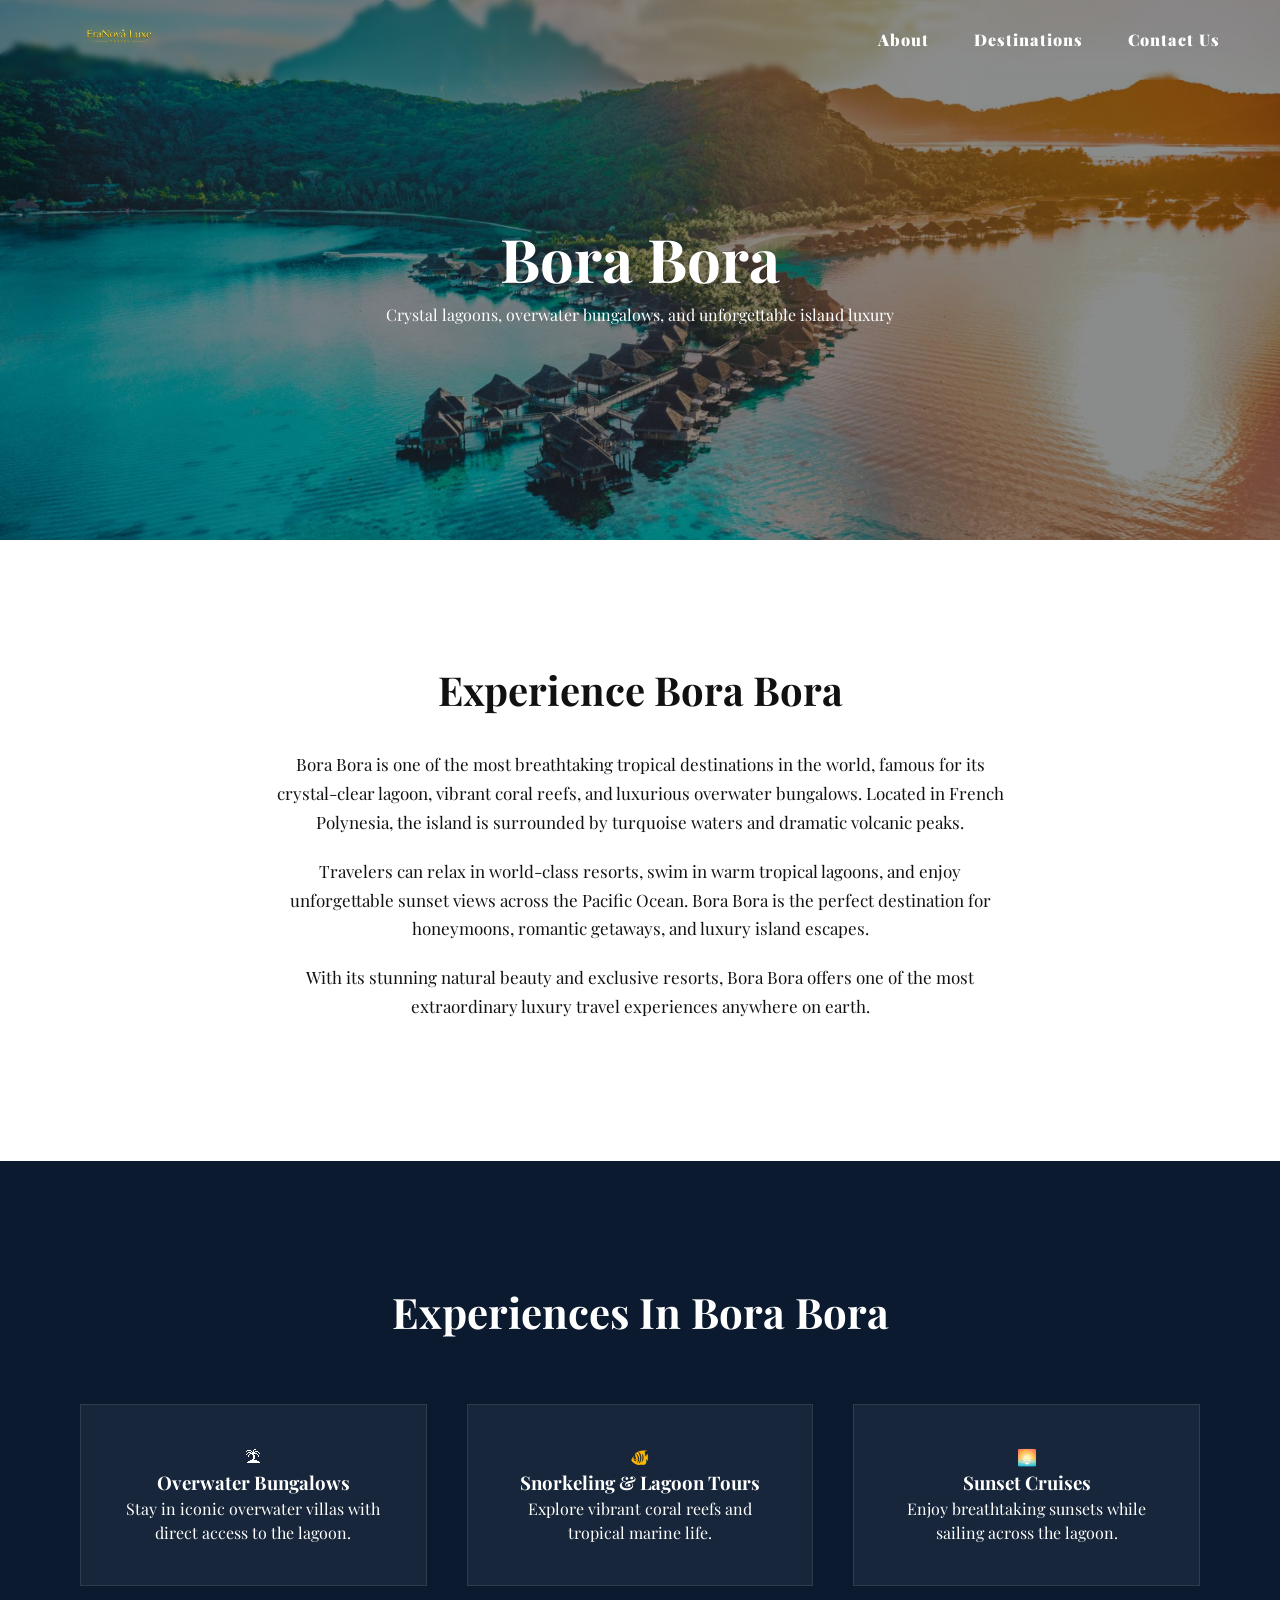
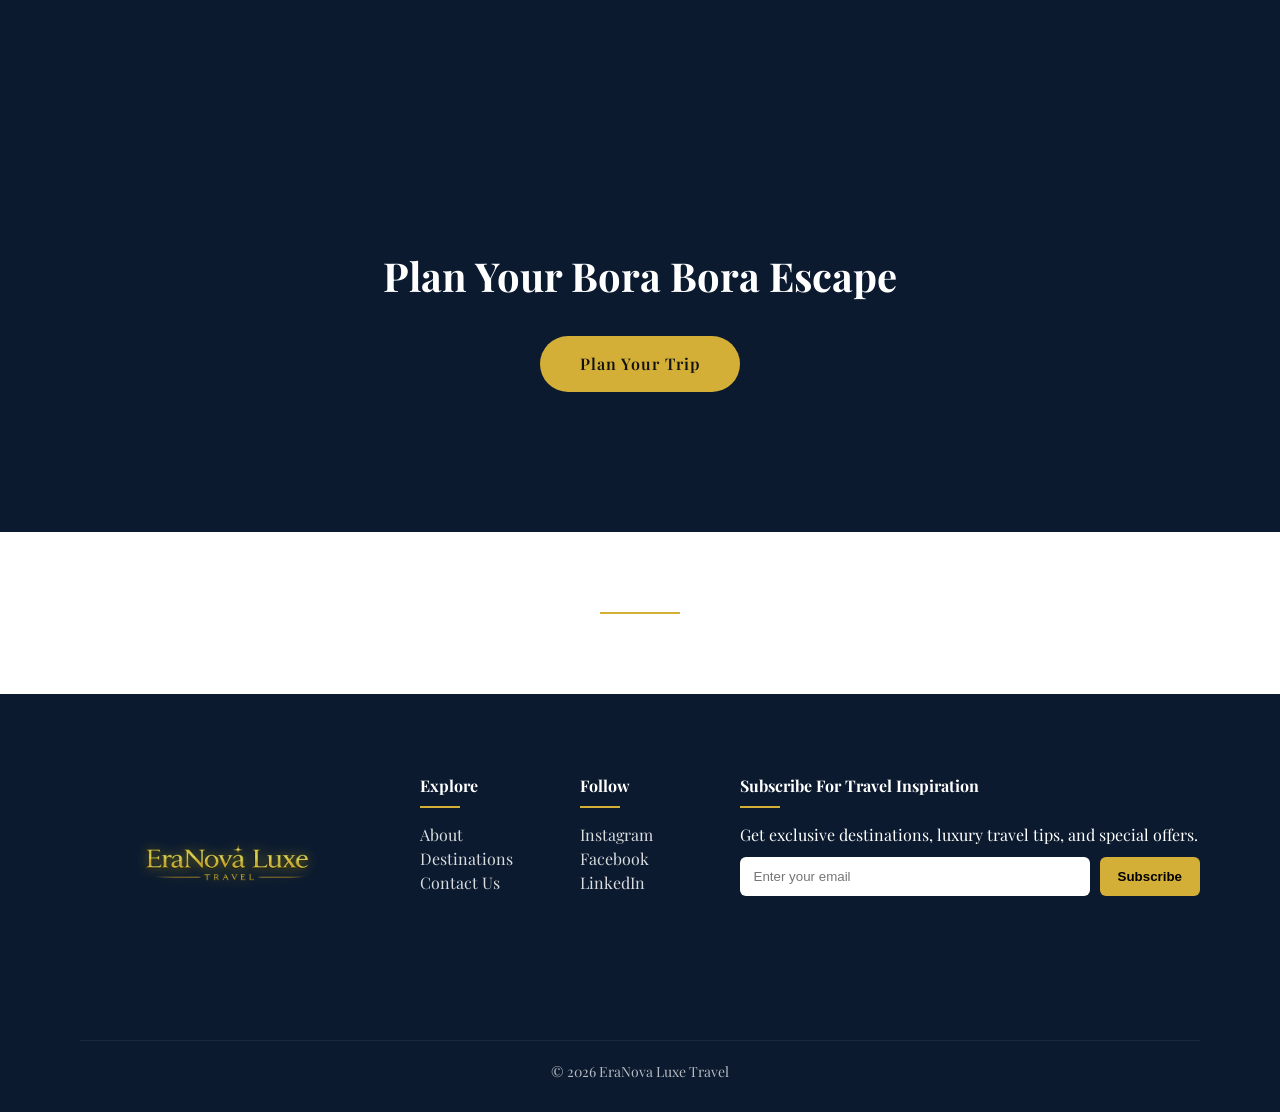
<file: destinations/bora-bora.html>
<!DOCTYPE html>

<html lang="en">

<head>

<meta charset="UTF-8">
<meta name="viewport" content="width=device-width, initial-scale=1.0">

<title>Bora Bora | EraNova Luxe Travel</title>

<link rel="stylesheet" href="../styles.css">
<link rel="icon" type="images/png" href="./images/emblem.png">


<link href="https://fonts.googleapis.com/css2?family=Playfair+Display:wght@400;600;700&family=Inter:wght@300;400;500&display=swap" rel="stylesheet">

</head>

<body>

<!-- NAVBAR -->

<nav class="navbar">

<a href="../index.html" class="logo">
<img src="../images/1st.png" alt="EraNova Luxe Logo">
</a>

<ul class="nav-links" id="navLinks">
<li><a href="../about.html">About</a></li>
<li><a href="../destinations.html">Destinations</a></li>
<li><a href="../contactus.html">Contact Us</a></li>
</ul>

<div class="menu-toggle" id="menuToggle">≡</div>

</nav>

<!-- HERO -->

<section class="destination-hero bora-hero">

<h1>Bora Bora</h1>

<p>Crystal lagoons, overwater bungalows, and unforgettable island luxury</p>

</section>

<!-- DESTINATION INFO -->

<section class="destination-info">

<h2>Experience Bora Bora</h2>

<p>
Bora Bora is one of the most breathtaking tropical destinations in the world,
famous for its crystal-clear lagoon, vibrant coral reefs, and luxurious
overwater bungalows. Located in French Polynesia, the island is surrounded by
turquoise waters and dramatic volcanic peaks.
</p>

<p>
Travelers can relax in world-class resorts, swim in warm tropical lagoons,
and enjoy unforgettable sunset views across the Pacific Ocean. Bora Bora is
the perfect destination for honeymoons, romantic getaways, and luxury island
escapes.
</p>

<p>
With its stunning natural beauty and exclusive resorts, Bora Bora offers
one of the most extraordinary luxury travel experiences anywhere on earth.
</p>

</section>

<!-- EXPERIENCES -->

<section class="experiences">

<h2 class="section-title">Experiences In Bora Bora</h2>

<div class="experience-grid">

<div class="experience-card">

<div class="icon">🏝</div>

<h3>Overwater Bungalows</h3>

<p>Stay in iconic overwater villas with direct access to the lagoon.</p>

</div>

<div class="experience-card">

<div class="icon">🐠</div>

<h3>Snorkeling & Lagoon Tours</h3>

<p>Explore vibrant coral reefs and tropical marine life.</p>

</div>

<div class="experience-card">

<div class="icon">🌅</div>

<h3>Sunset Cruises</h3>

<p>Enjoy breathtaking sunsets while sailing across the lagoon.</p>

</div>

</div>

</section>

<!-- CTA -->

<section class="cta-section">

<h2>Plan Your Bora Bora Escape</h2>

<a href="../contactus.html" class="cta-button">Plan Your Trip</a>

</section>

<div class="divider"></div>


<!-- FOOTER -->

<footer class="footer">

<div class="footer-container">

<div class="footer-brand">
<a href="../index.html">
<img src="../images/1st.png" alt="EraNova Luxe Logo" class="footer-logo">
</a>
</div>

<div class="footer-links">

<h4>Explore</h4>

<ul>
<li><a href="../about.html">About</a></li>
<li><a href="../destinations.html">Destinations</a></li>
<li><a href="../contactus.html">Contact Us</a></li>
</ul>

</div>

<div class="footer-social">

<h4>Follow</h4>

<ul>
<li><a href="https://www.instagram.com/eranovaluxetravel/">Instagram</a></li>
<li><a href="https://www.facebook.com/profile.php?id=61588333892212">Facebook</a></li>
<li><a href="https://www.linkedin.com/company/eranova-luxe-travel">LinkedIn</a></li>
</ul>

</div>
<div class="newsletter">
  
  <h4>Subscribe For Travel Inspiration</h4>
  
  <p>Get exclusive destinations, luxury travel tips, and special offers.</p>
  
  <form action="https://formspree.io/f/mzdjbwyy" method="POST" class="newsletter-form">
    
    <input type="email" name="email" placeholder="Enter your email" required>
    
    <button type="submit">Subscribe</button>
    
  </form>
</div>
</div>

<div class="footer-bottom">
<p>© 2026 EraNova Luxe Travel</p>
</div>

</footer>

<script>

const menuToggle = document.getElementById("menuToggle");
const navLinks = document.getElementById("navLinks");

menuToggle.addEventListener("click", () => {
navLinks.classList.toggle("active");
});

</script>

</body>
</html>
</file>
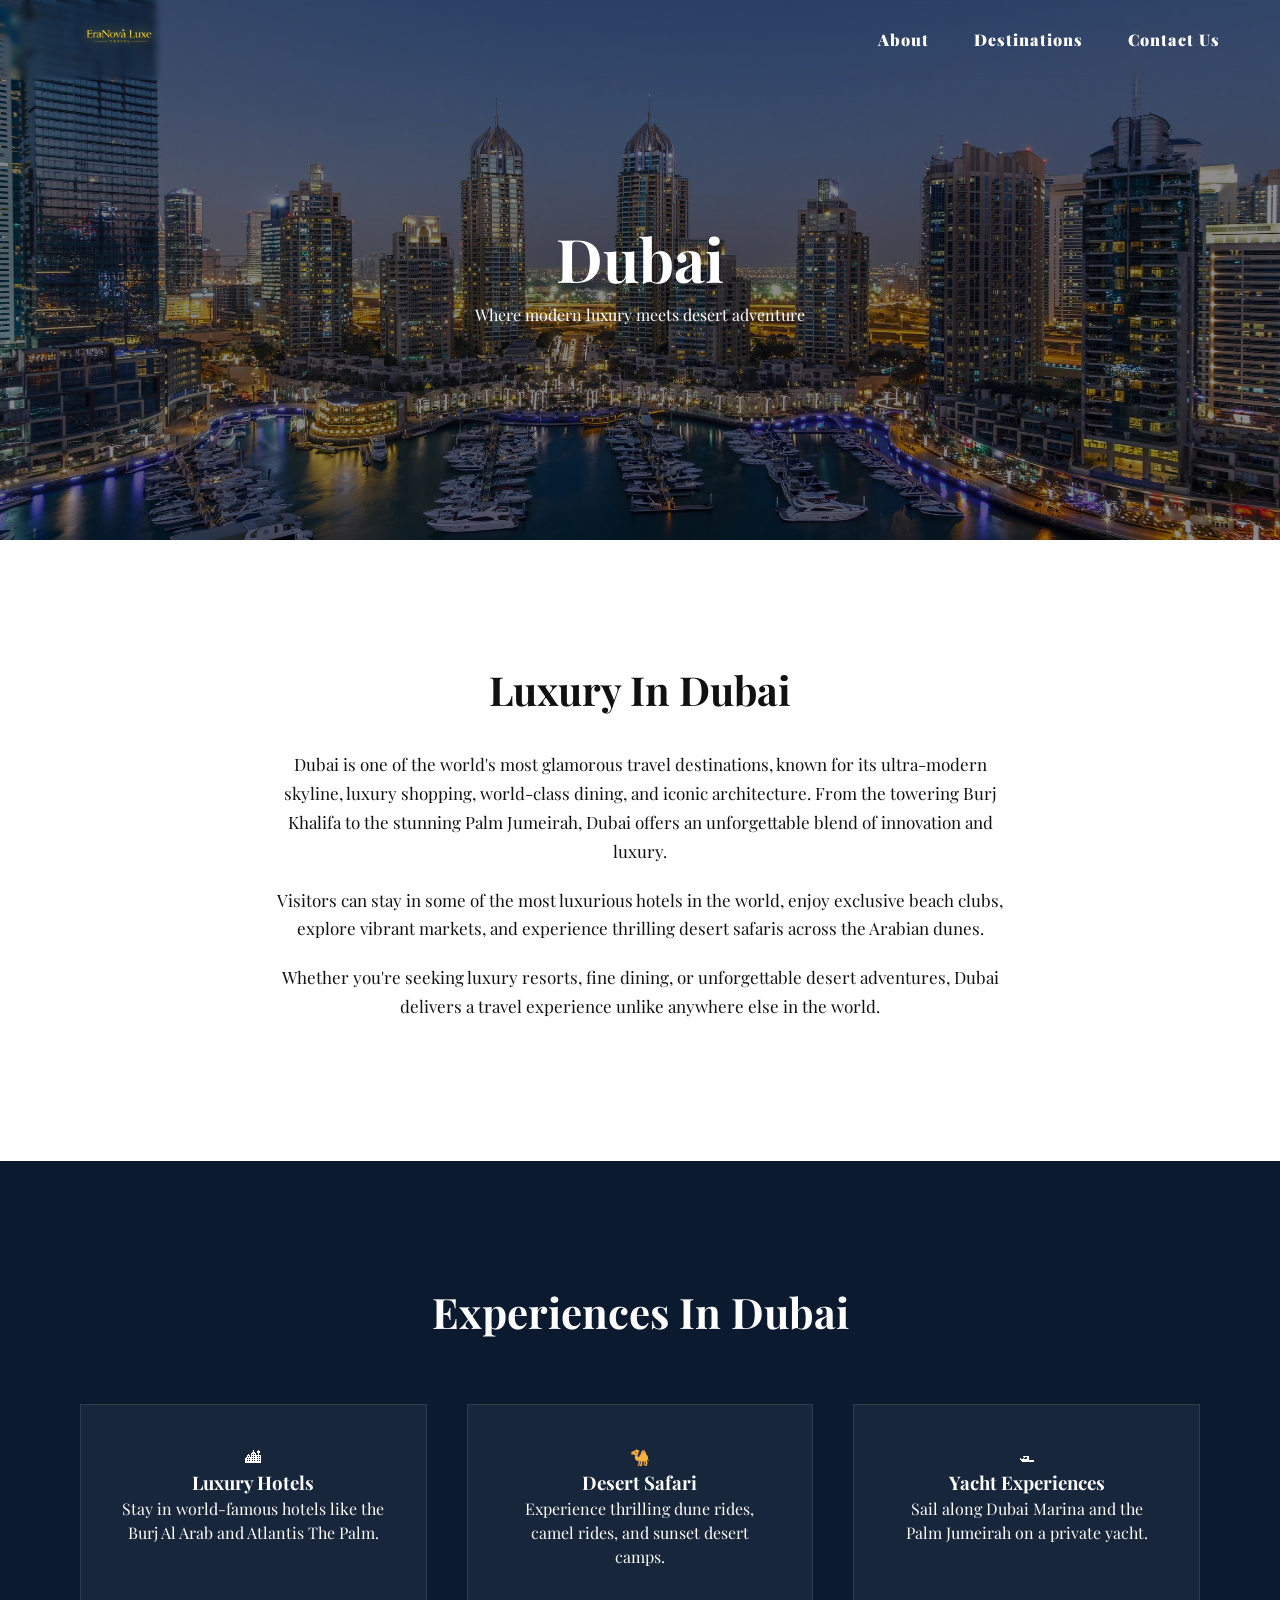
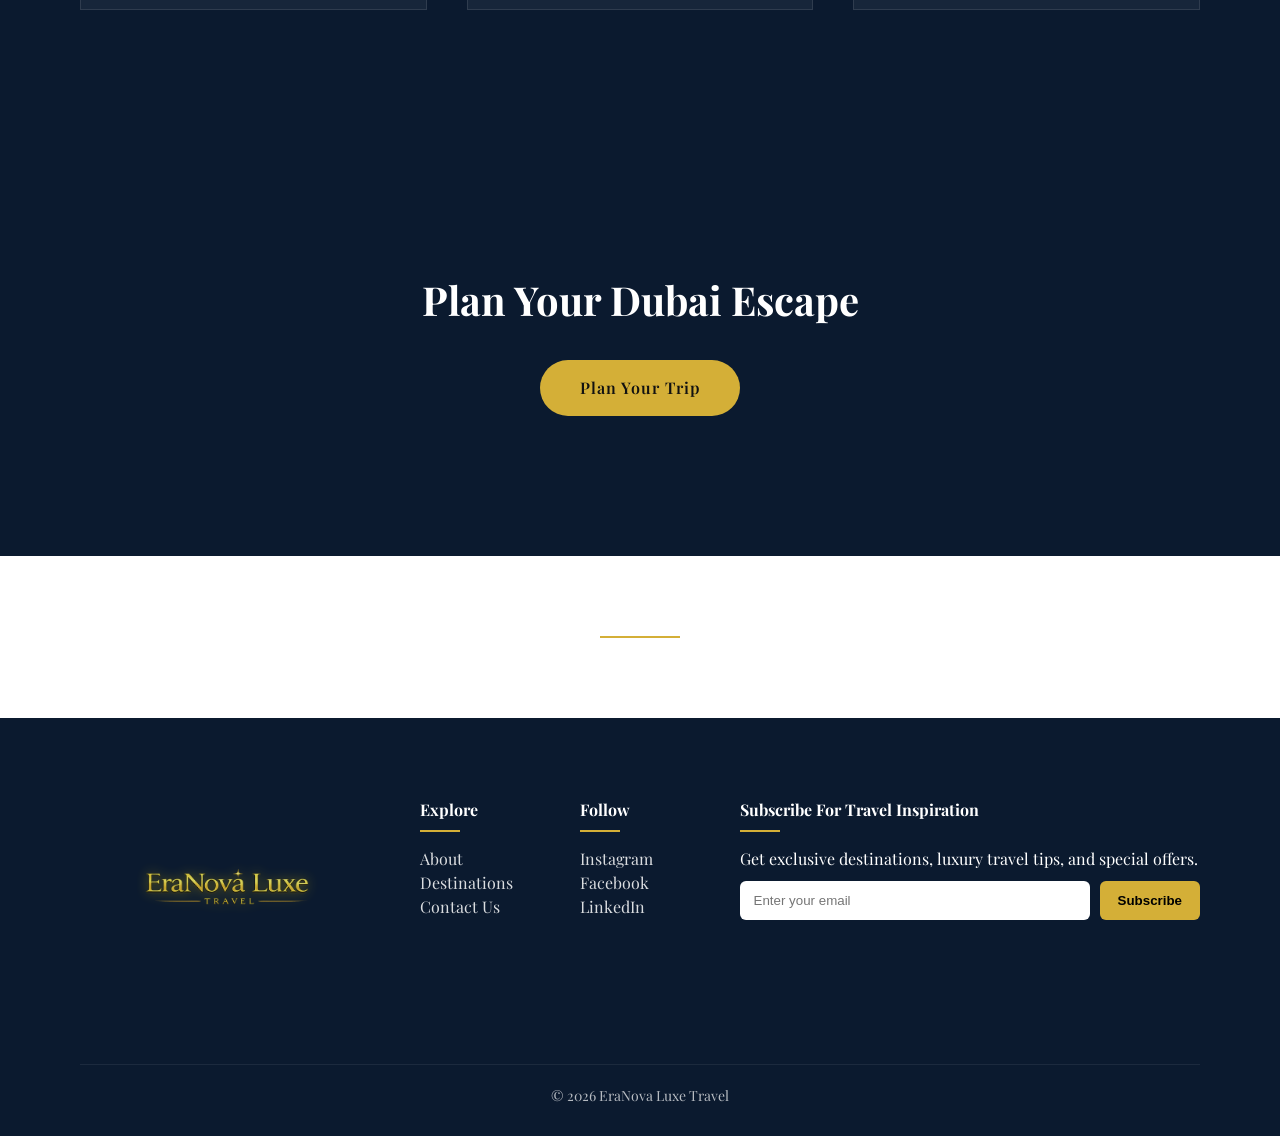
<file: destinations/dubai.html>
<!DOCTYPE html>

<html lang="en">

<head>

<meta charset="UTF-8">
<meta name="viewport" content="width=device-width, initial-scale=1.0">

<title>Dubai | EraNova Luxe Travel</title>

<link rel="stylesheet" href="../styles.css">
<link rel="icon" type="images/png" href="./images/emblem.png">


<link href="https://fonts.googleapis.com/css2?family=Playfair+Display:wght@400;600;700&family=Inter:wght@300;400;500&display=swap" rel="stylesheet">

</head>

<body>

<!-- NAVBAR -->

<nav class="navbar">

<a href="../index.html" class="logo">
<img src="../images/1st.png" alt="EraNova Luxe Logo">
</a>

<ul class="nav-links" id="navLinks">
<li><a href="../about.html">About</a></li>
<li><a href="../destinations.html">Destinations</a></li>
<li><a href="../contactus.html">Contact Us</a></li>
</ul>

<div class="menu-toggle" id="menuToggle">≡</div>

</nav>

<!-- HERO -->

<section class="destination-hero dubai-hero">

<h1>Dubai</h1>

<p>Where modern luxury meets desert adventure</p>

</section>

<!-- DESTINATION INFO -->

<section class="destination-info">

<h2>Luxury In Dubai</h2>

<p>
Dubai is one of the world's most glamorous travel destinations, known for its
ultra-modern skyline, luxury shopping, world-class dining, and iconic
architecture. From the towering Burj Khalifa to the stunning Palm Jumeirah,
Dubai offers an unforgettable blend of innovation and luxury.
</p>

<p>
Visitors can stay in some of the most luxurious hotels in the world, enjoy
exclusive beach clubs, explore vibrant markets, and experience thrilling
desert safaris across the Arabian dunes.
</p>

<p>
Whether you're seeking luxury resorts, fine dining, or unforgettable
desert adventures, Dubai delivers a travel experience unlike anywhere
else in the world.
</p>

</section>

<!-- EXPERIENCES -->

<section class="experiences">

<h2 class="section-title">Experiences In Dubai</h2>

<div class="experience-grid">

<div class="experience-card">

<div class="icon">🏙</div>

<h3>Luxury Hotels</h3>

<p>Stay in world-famous hotels like the Burj Al Arab and Atlantis The Palm.</p>

</div>

<div class="experience-card">

<div class="icon">🐪</div>

<h3>Desert Safari</h3>

<p>Experience thrilling dune rides, camel rides, and sunset desert camps.</p>

</div>

<div class="experience-card">

<div class="icon">🛥</div>

<h3>Yacht Experiences</h3>

<p>Sail along Dubai Marina and the Palm Jumeirah on a private yacht.</p>

</div>

</div>

</section>

<!-- CALL TO ACTION -->

<section class="cta-section">

<h2>Plan Your Dubai Escape</h2>

<a href="../contactus.html" class="cta-button">Plan Your Trip</a>

</section>

<div class="divider"></div>


<!-- FOOTER -->

<footer class="footer">

<div class="footer-container">

<div class="footer-brand">
<a href="../index.html">
<img src="../images/1st.png" alt="EraNova Luxe Logo" class="footer-logo">
</a>
</div>

<div class="footer-links">

<h4>Explore</h4>

<ul>
<li><a href="../about.html">About</a></li>
<li><a href="../destinations.html">Destinations</a></li>
<li><a href="../contactus.html">Contact Us</a></li>
</ul>

</div>

<div class="footer-social">

<h4>Follow</h4>

<ul>
<li><a href="https://www.instagram.com/eranovaluxetravel/">Instagram</a></li>
<li><a href="https://www.facebook.com/profile.php?id=61588333892212">Facebook</a></li>
<li><a href="https://www.linkedin.com/company/eranova-luxe-travel">LinkedIn</a></li>
</ul>

</div>
<div class="newsletter">
  
  <h4>Subscribe For Travel Inspiration</h4>
  
  <p>Get exclusive destinations, luxury travel tips, and special offers.</p>
  
  <form action="https://formspree.io/f/mzdjbwyy" method="POST" class="newsletter-form">
    
    <input type="email" name="email" placeholder="Enter your email" required>
    
    <button type="submit">Subscribe</button>
    
  </form>
</div>
</div>

<div class="footer-bottom">
<p>© 2026 EraNova Luxe Travel</p>
</div>

</footer>

<script>

const menuToggle = document.getElementById("menuToggle");
const navLinks = document.getElementById("navLinks");

menuToggle.addEventListener("click", () => {
navLinks.classList.toggle("active");
});

</script>

</body>
</html>
</file>
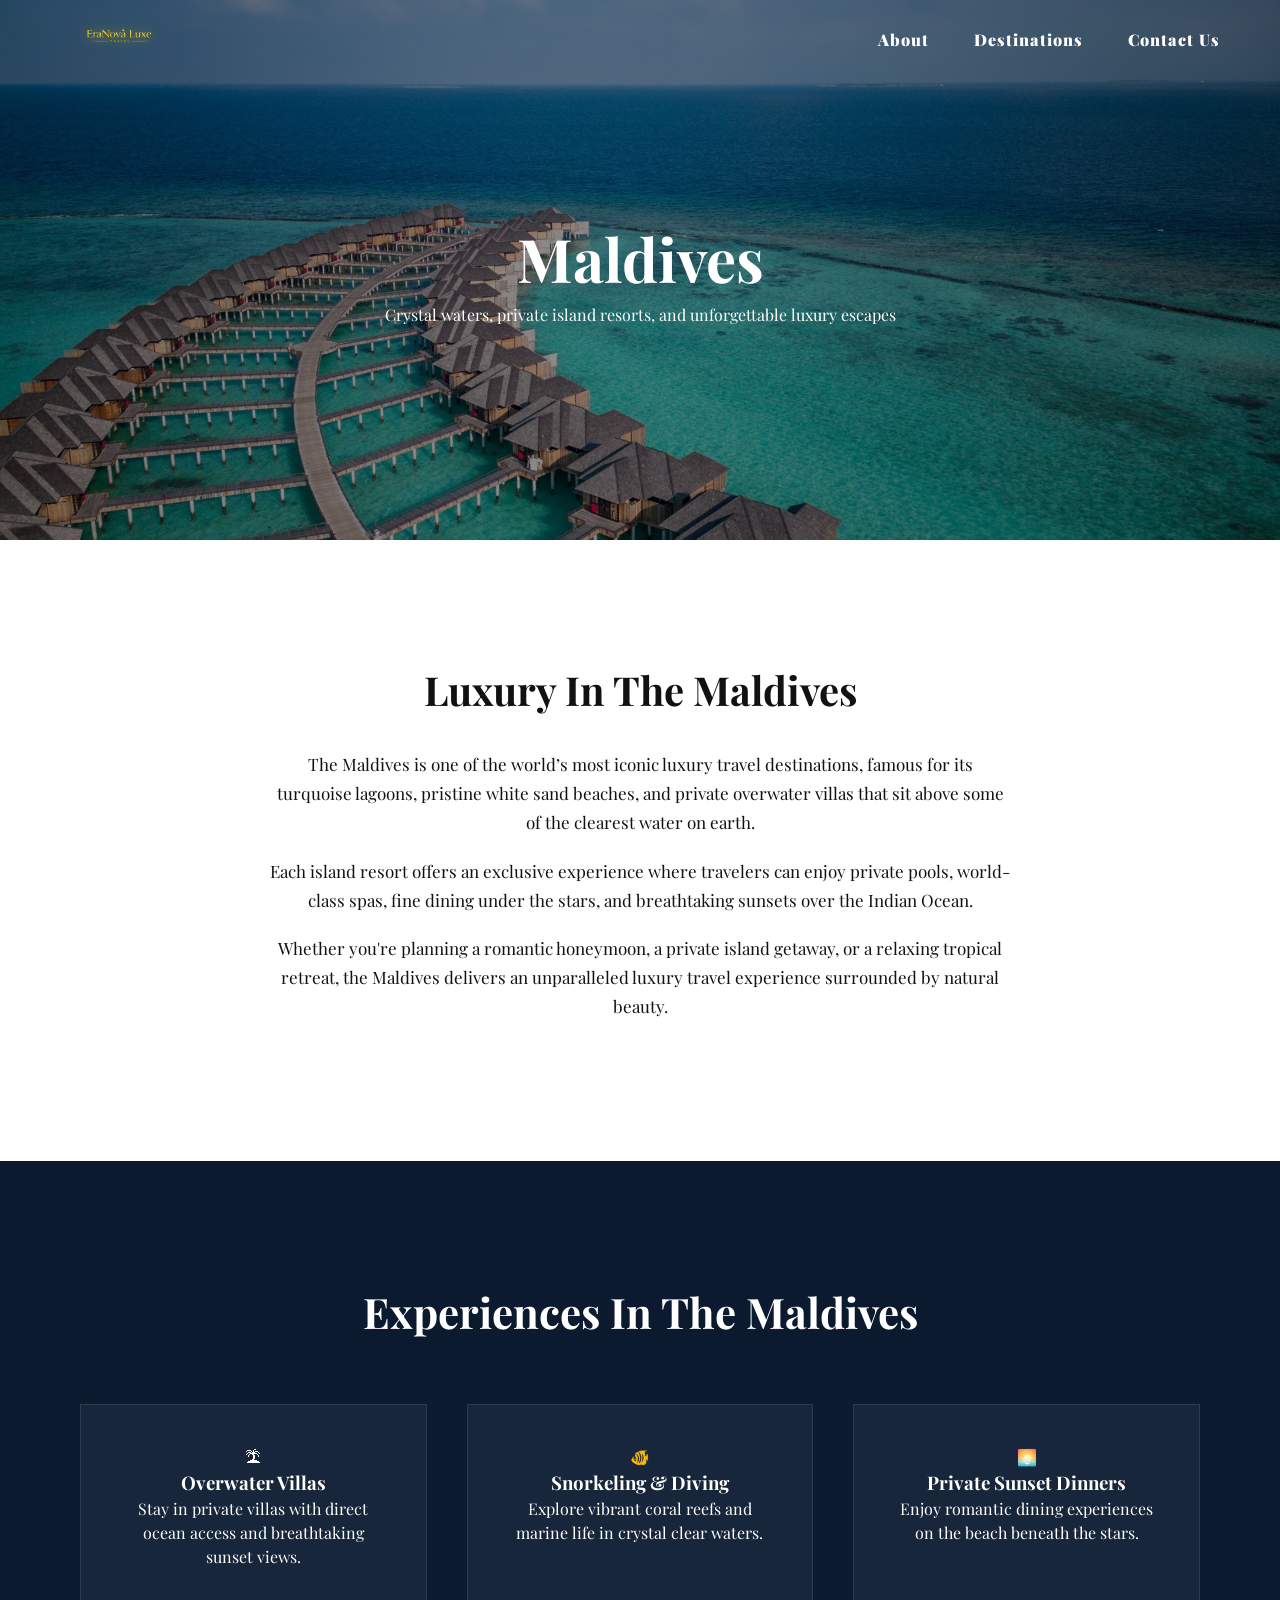
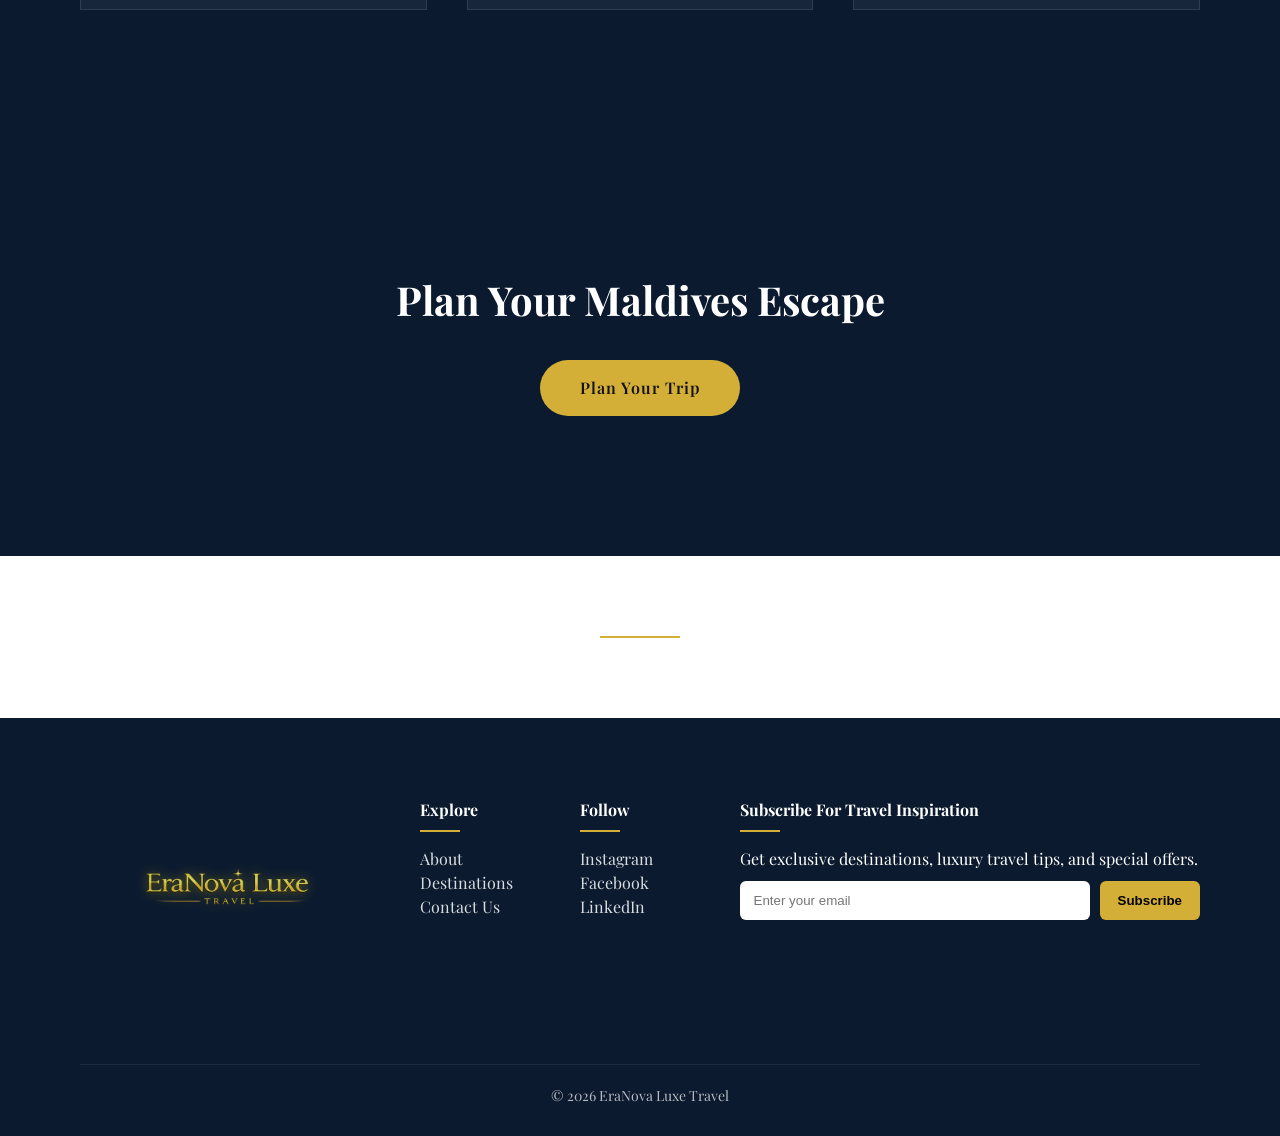
<file: destinations/maldives.html>
<!DOCTYPE html>

<html lang="en">

<head>

<meta charset="UTF-8">
<meta name="viewport" content="width=device-width, initial-scale=1.0">
<link rel="stylesheet" href="../styles.css">

<title>Maldives | EraNova Luxe Travel</title>
<link rel="icon" type="images/png" href="./images/emblem.png">



<link href="https://fonts.googleapis.com/css2?family=Playfair+Display:wght@400;600;700&family=Inter:wght@300;400;500&display=swap" rel="stylesheet">

</head>

<body>

<!-- NAVBAR -->

<nav class="navbar">

<a href="../index.html" class="logo">
<img src="../images/1st.png" alt="EraNova Luxe Logo">
</a>

<ul class="nav-links" id="navLinks">
<li><a href="../about.html">About</a></li>
<li><a href="../destinations.html">Destinations</a></li>
<li><a href="../contactus.html">Contact Us</a></li>
</ul>

<div class="menu-toggle" id="menuToggle">≡</div>

</nav>

<!-- HERO SECTION -->

<section class="destination-hero maldives-hero">

<h1>Maldives</h1>

<p>Crystal waters, private island resorts, and unforgettable luxury escapes</p>

</section>

<!-- DESTINATION DETAILS -->

<section class="destination-info">

<h2>Luxury In The Maldives</h2>

<p>
The Maldives is one of the world’s most iconic luxury travel destinations,
famous for its turquoise lagoons, pristine white sand beaches, and private
overwater villas that sit above some of the clearest water on earth.
</p>

<p>
Each island resort offers an exclusive experience where travelers can enjoy
private pools, world-class spas, fine dining under the stars, and breathtaking
sunsets over the Indian Ocean.
</p>

<p>
Whether you're planning a romantic honeymoon, a private island getaway,
or a relaxing tropical retreat, the Maldives delivers an unparalleled
luxury travel experience surrounded by natural beauty.
</p>

</section>

<!-- EXPERIENCES -->

<section class="experiences">

<h2 class="section-title">Experiences In The Maldives</h2>

<div class="experience-grid">

<div class="experience-card">

<div class="icon">🏝</div>

<h3>Overwater Villas</h3>

<p>Stay in private villas with direct ocean access and breathtaking sunset views.</p>

</div>

<div class="experience-card">

<div class="icon">🐠</div>

<h3>Snorkeling & Diving</h3>

<p>Explore vibrant coral reefs and marine life in crystal clear waters.</p>

</div>

<div class="experience-card">

<div class="icon">🌅</div>

<h3>Private Sunset Dinners</h3>

<p>Enjoy romantic dining experiences on the beach beneath the stars.</p>

</div>

</div>

</section>

<!-- CALL TO ACTION -->

<section class="cta-section">

<h2>Plan Your Maldives Escape</h2>

<a href="../contactus.html" class="cta-button">Plan Your Trip</a>

</section>

<div class="divider"></div>


<!-- FOOTER -->

<footer class="footer">

<div class="footer-container">

<div class="footer-brand">
<a href="../index.html">
<img src="../images/1st.png" alt="EraNova Luxe Logo" class="footer-logo">
</a>
</div>

<div class="footer-links">
<h4>Explore</h4>
<ul>
<li><a href="../about.html">About</a></li>
<li><a href="../destinations.html">Destinations</a></li>
<li><a href="../contactus.html">Contact Us</a></li>
</ul>
</div>

<div class="footer-social">
<h4>Follow</h4>
<ul>
<li><a href="https://www.instagram.com/eranovaluxetravel/">Instagram</a></li>
<li><a href="https://www.facebook.com/profile.php?id=61588333892212">Facebook</a></li>
<li><a href="https://www.linkedin.com/company/eranova-luxe-travel">LinkedIn</a></li>
</ul>
</div>
<div class="newsletter">
  
  <h4>Subscribe For Travel Inspiration</h4>
  
  <p>Get exclusive destinations, luxury travel tips, and special offers.</p>
  
  <form action="https://formspree.io/f/mzdjbwyy" method="POST" class="newsletter-form">
    
    <input type="email" name="email" placeholder="Enter your email" required>
    
    <button type="submit">Subscribe</button>
    
  </form>
</div>
</div>

<div class="footer-bottom">
<p>© 2026 EraNova Luxe Travel</p>
</div>

</footer>

<script>

const menuToggle = document.getElementById("menuToggle");
const navLinks = document.getElementById("navLinks");

menuToggle.addEventListener("click", () => {
navLinks.classList.toggle("active");
});

</script>

</body>
</html>
</file>
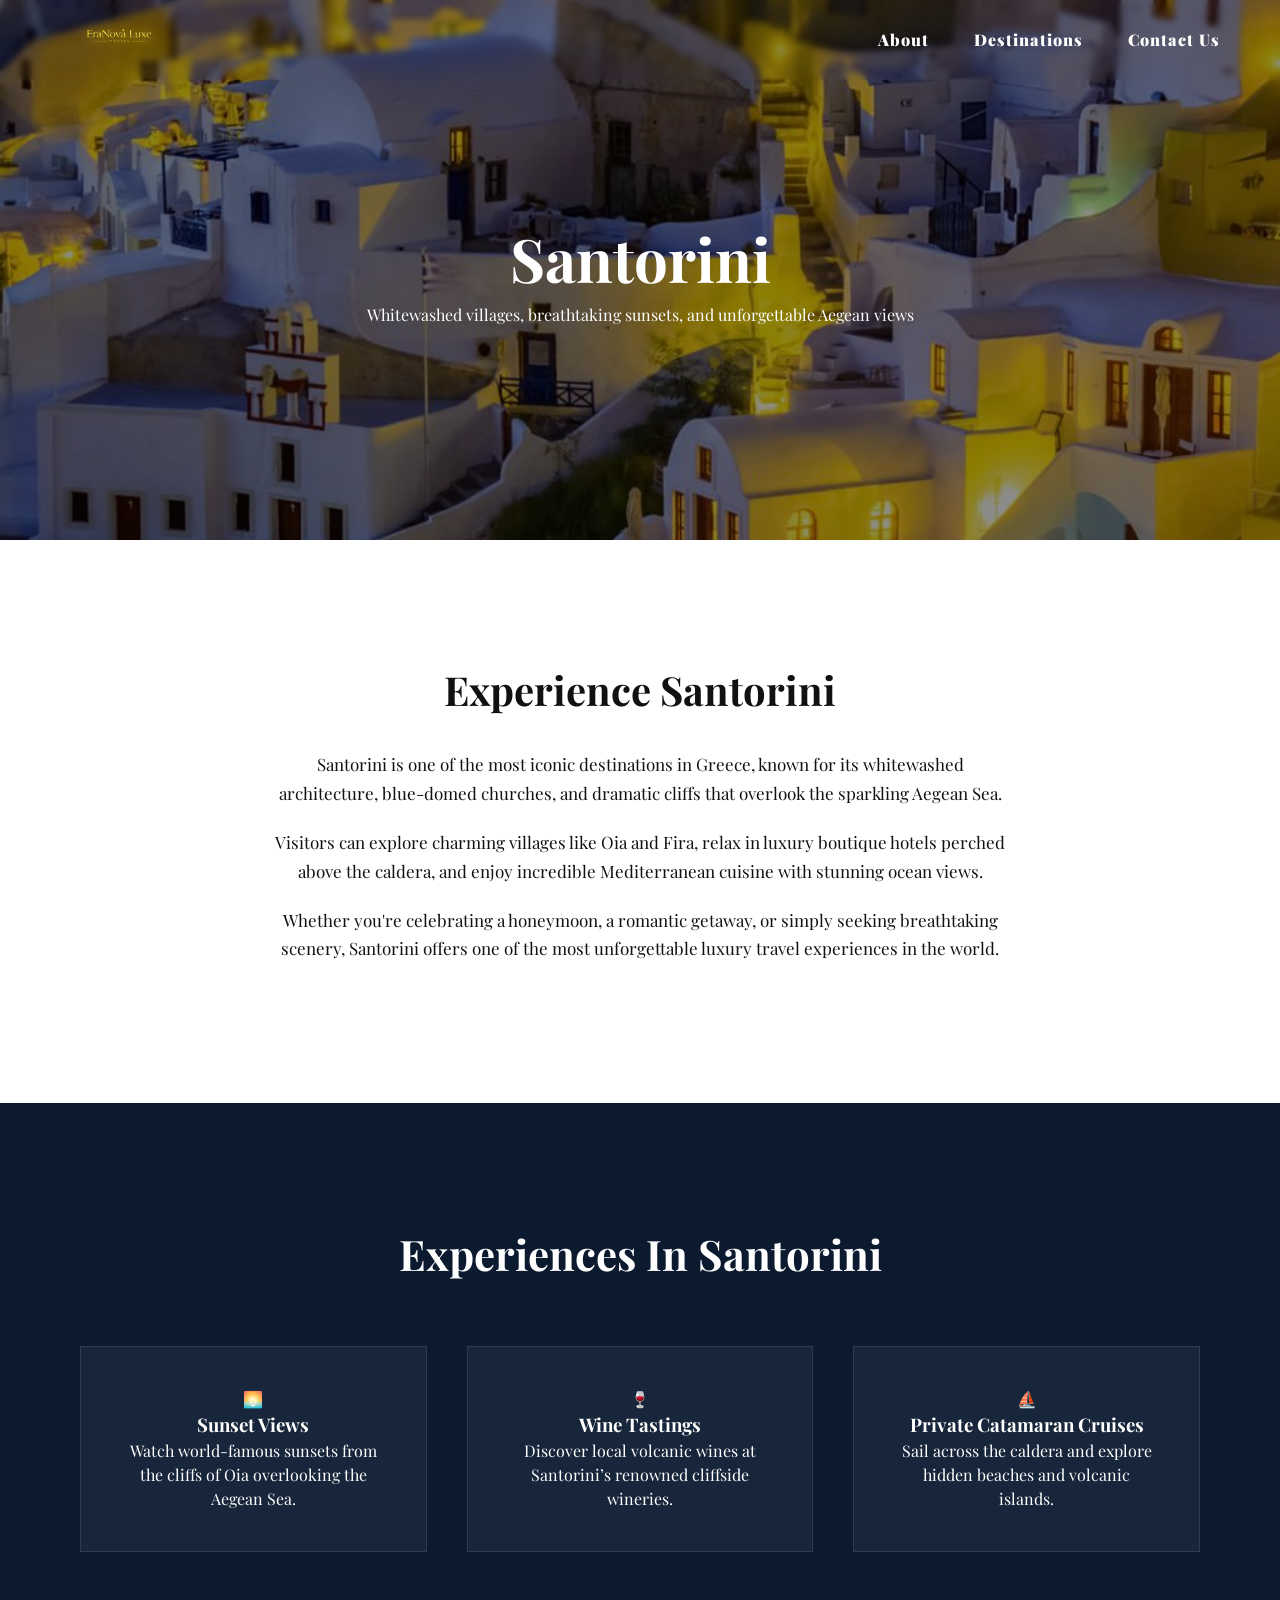
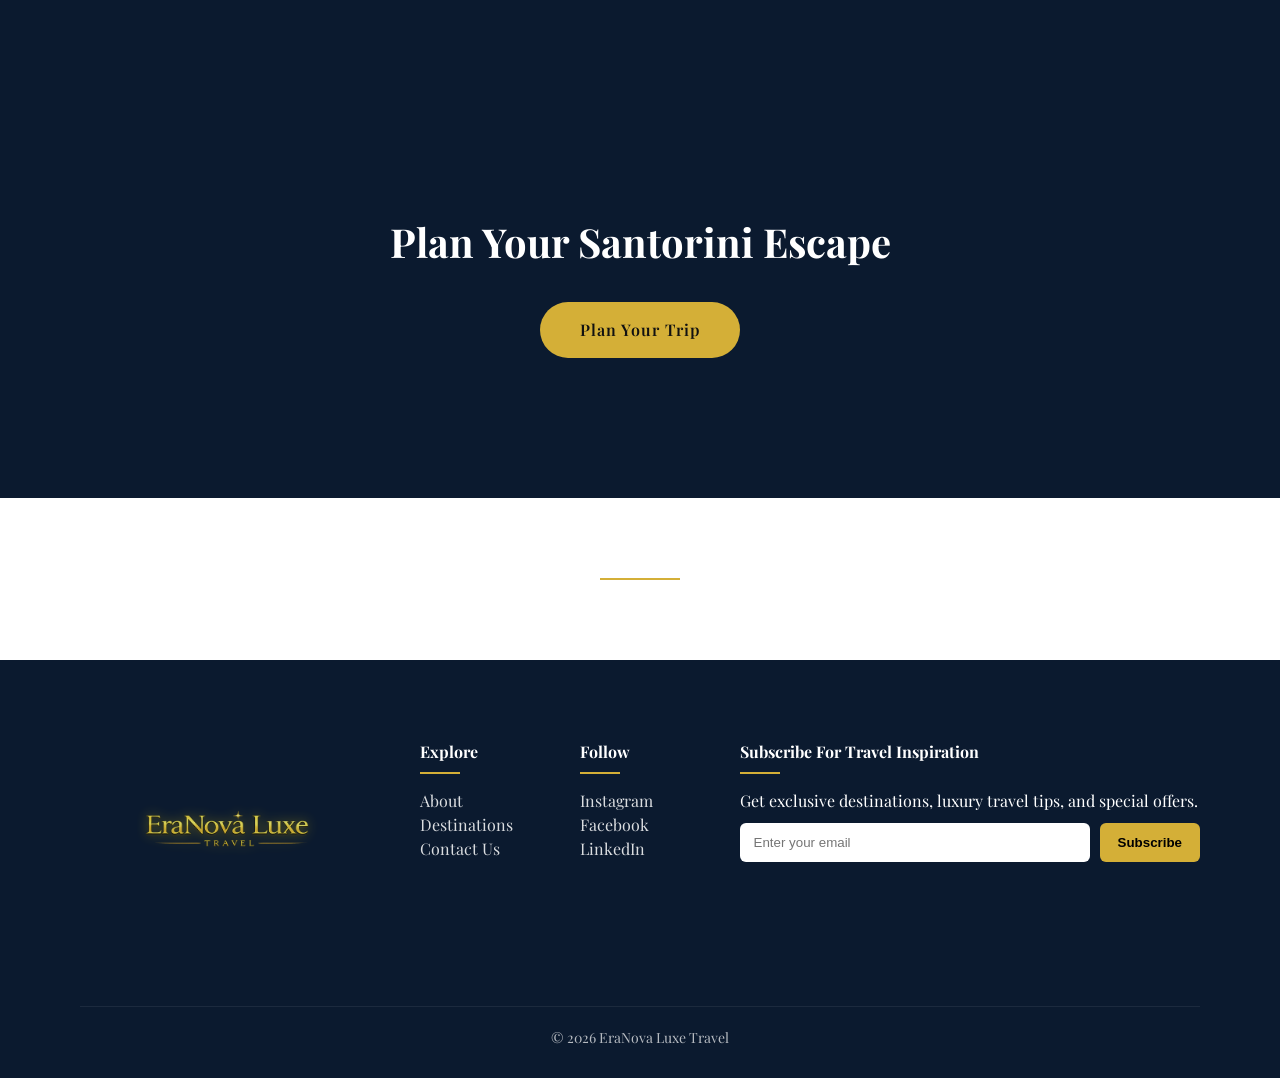
<file: destinations/santorini.html>
<!DOCTYPE html>

<html lang="en">

<head>

<meta charset="UTF-8">
<meta name="viewport" content="width=device-width, initial-scale=1.0">

<title>Santorini | EraNova Luxe Travel</title>

<link rel="stylesheet" href="../styles.css">
<link rel="icon" type="images/png" href="./images/emblem.png">


<link href="https://fonts.googleapis.com/css2?family=Playfair+Display:wght@400;600;700&family=Inter:wght@300;400;500&display=swap" rel="stylesheet">

</head>

<body>

<!-- NAVBAR -->

<nav class="navbar">

<a href="../index.html" class="logo">
<img src="../images/1st.png" alt="EraNova Luxe Logo">
</a>

<ul class="nav-links" id="navLinks">
<li><a href="../about.html">About</a></li>
<li><a href="../destinations.html">Destinations</a></li>
<li><a href="../contactus.html">Contact Us</a></li>
</ul>

<div class="menu-toggle" id="menuToggle">≡</div>

</nav>

<!-- HERO -->

<section class="destination-hero santorini-hero">

<h1>Santorini</h1>

<p>Whitewashed villages, breathtaking sunsets, and unforgettable Aegean views</p>

</section>

<!-- DESTINATION INFO -->

<section class="destination-info">

<h2>Experience Santorini</h2>

<p>
Santorini is one of the most iconic destinations in Greece, known for its
whitewashed architecture, blue-domed churches, and dramatic cliffs that
overlook the sparkling Aegean Sea.
</p>

<p>
Visitors can explore charming villages like Oia and Fira, relax in luxury
boutique hotels perched above the caldera, and enjoy incredible Mediterranean
cuisine with stunning ocean views.
</p>

<p>
Whether you're celebrating a honeymoon, a romantic getaway, or simply
seeking breathtaking scenery, Santorini offers one of the most unforgettable
luxury travel experiences in the world.
</p>

</section>

<!-- EXPERIENCES -->

<section class="experiences">

<h2 class="section-title">Experiences In Santorini</h2>

<div class="experience-grid">

<div class="experience-card">

<div class="icon">🌅</div>

<h3>Sunset Views</h3>

<p>Watch world-famous sunsets from the cliffs of Oia overlooking the Aegean Sea.</p>

</div>

<div class="experience-card">

<div class="icon">🍷</div>

<h3>Wine Tastings</h3>

<p>Discover local volcanic wines at Santorini’s renowned cliffside wineries.</p>

</div>

<div class="experience-card">

<div class="icon">⛵</div>

<h3>Private Catamaran Cruises</h3>

<p>Sail across the caldera and explore hidden beaches and volcanic islands.</p>

</div>

</div>

</section>

<!-- CALL TO ACTION -->

<section class="cta-section">

<h2>Plan Your Santorini Escape</h2>

<a href="../contactus.html" class="cta-button">Plan Your Trip</a>

</section>

<div class="divider"></div>


<!-- FOOTER -->

<footer class="footer">

<div class="footer-container">

<div class="footer-brand">
<a href="../index.html">
<img src="../images/1st.png" alt="EraNova Luxe Logo" class="footer-logo">
</a>
</div>

<div class="footer-links">

<h4>Explore</h4>

<ul>
<li><a href="../about.html">About</a></li>
<li><a href="../destinations.html">Destinations</a></li>
<li><a href="../contactus.html">Contact Us</a></li>
</ul>

</div>

<div class="footer-social">

<h4>Follow</h4>

<ul>
<li><a href="https://www.instagram.com/eranovaluxetravel/">Instagram</a></li>
<li><a href="https://www.facebook.com/profile.php?id=61588333892212">Facebook</a></li>
<li><a href="https://www.linkedin.com/company/eranova-luxe-travel">LinkedIn</a></li>
</ul>

</div>
<div class="newsletter">
  
  <h4>Subscribe For Travel Inspiration</h4>
  
  <p>Get exclusive destinations, luxury travel tips, and special offers.</p>
  
  <form action="https://formspree.io/f/mzdjbwyy" method="POST" class="newsletter-form">
    
    <input type="email" name="email" placeholder="Enter your email" required>
    
    <button type="submit">Subscribe</button>
    
  </form>
</div>
</div>

<div class="footer-bottom">
<p>© 2026 EraNova Luxe Travel</p>
</div>

</footer>

<script>

const menuToggle = document.getElementById("menuToggle");
const navLinks = document.getElementById("navLinks");

menuToggle.addEventListener("click", () => {
navLinks.classList.toggle("active");
});

</script>

</body>
</html>
</file>
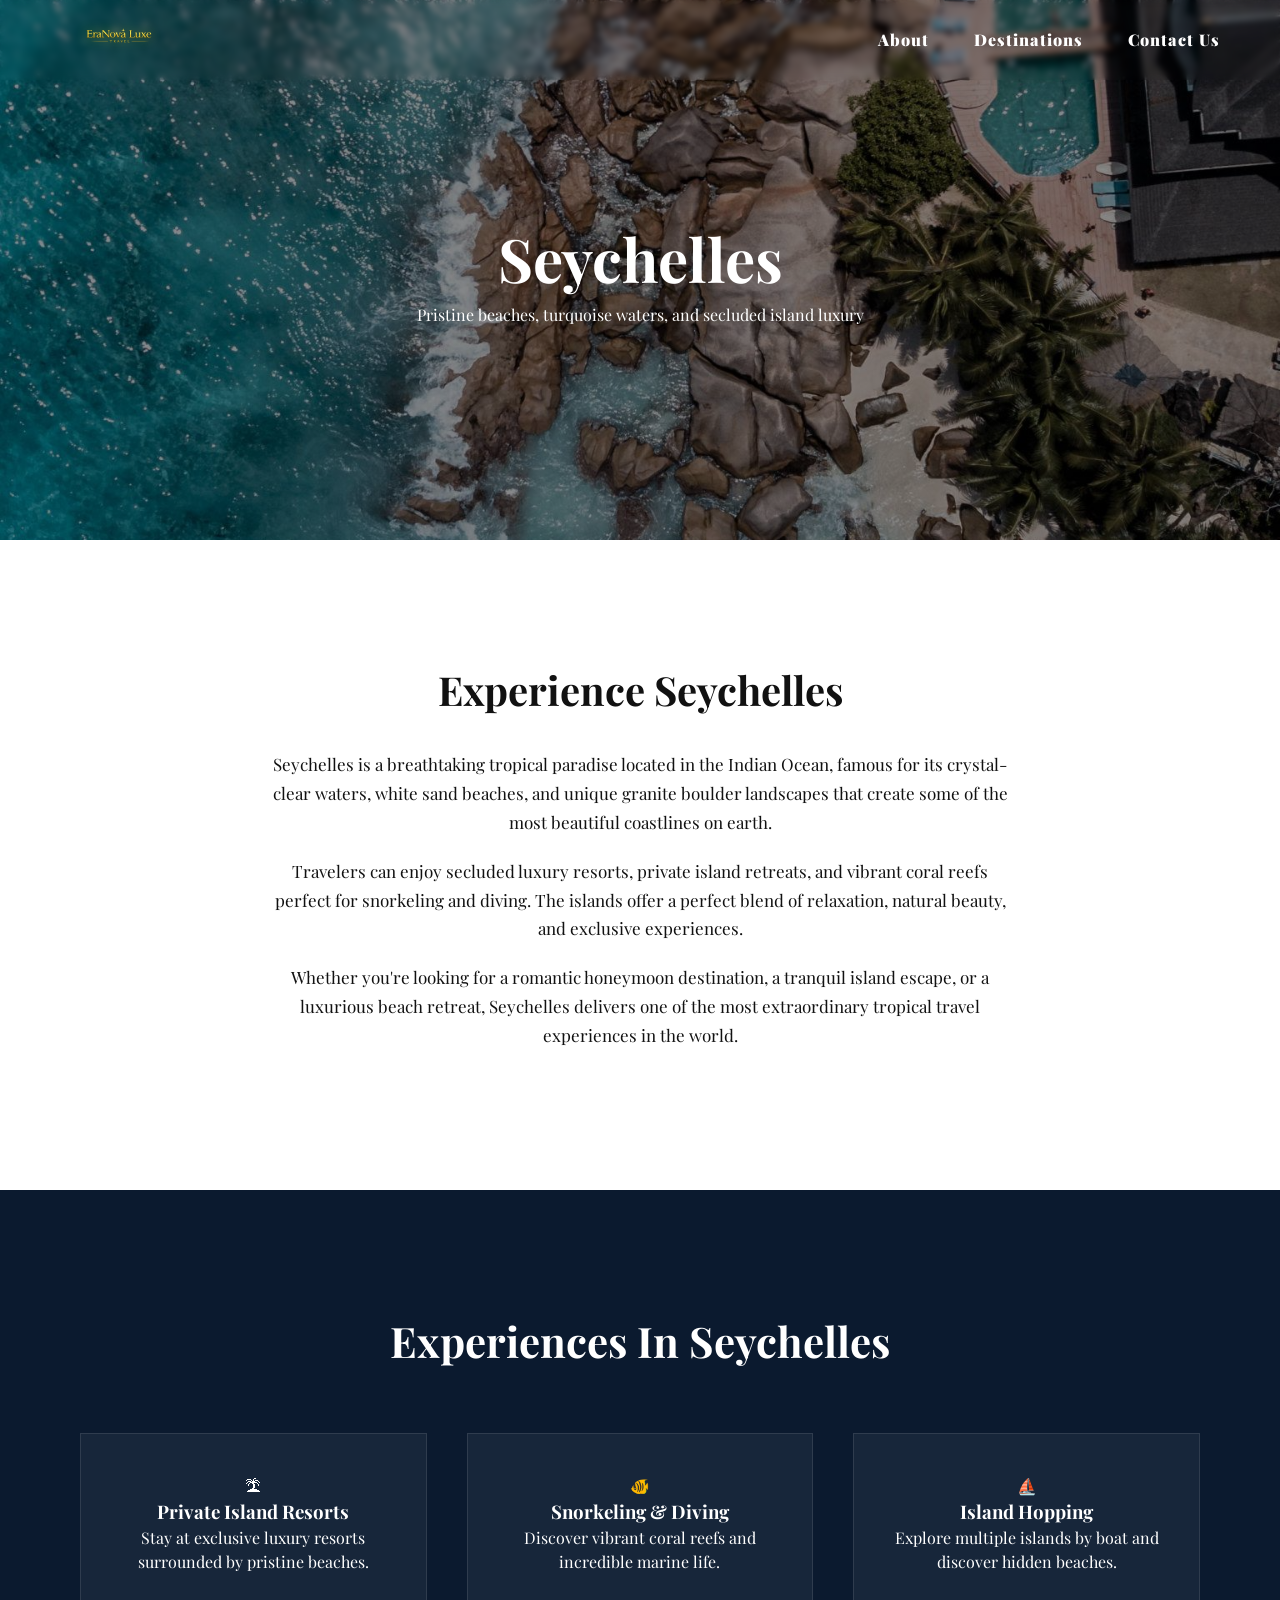
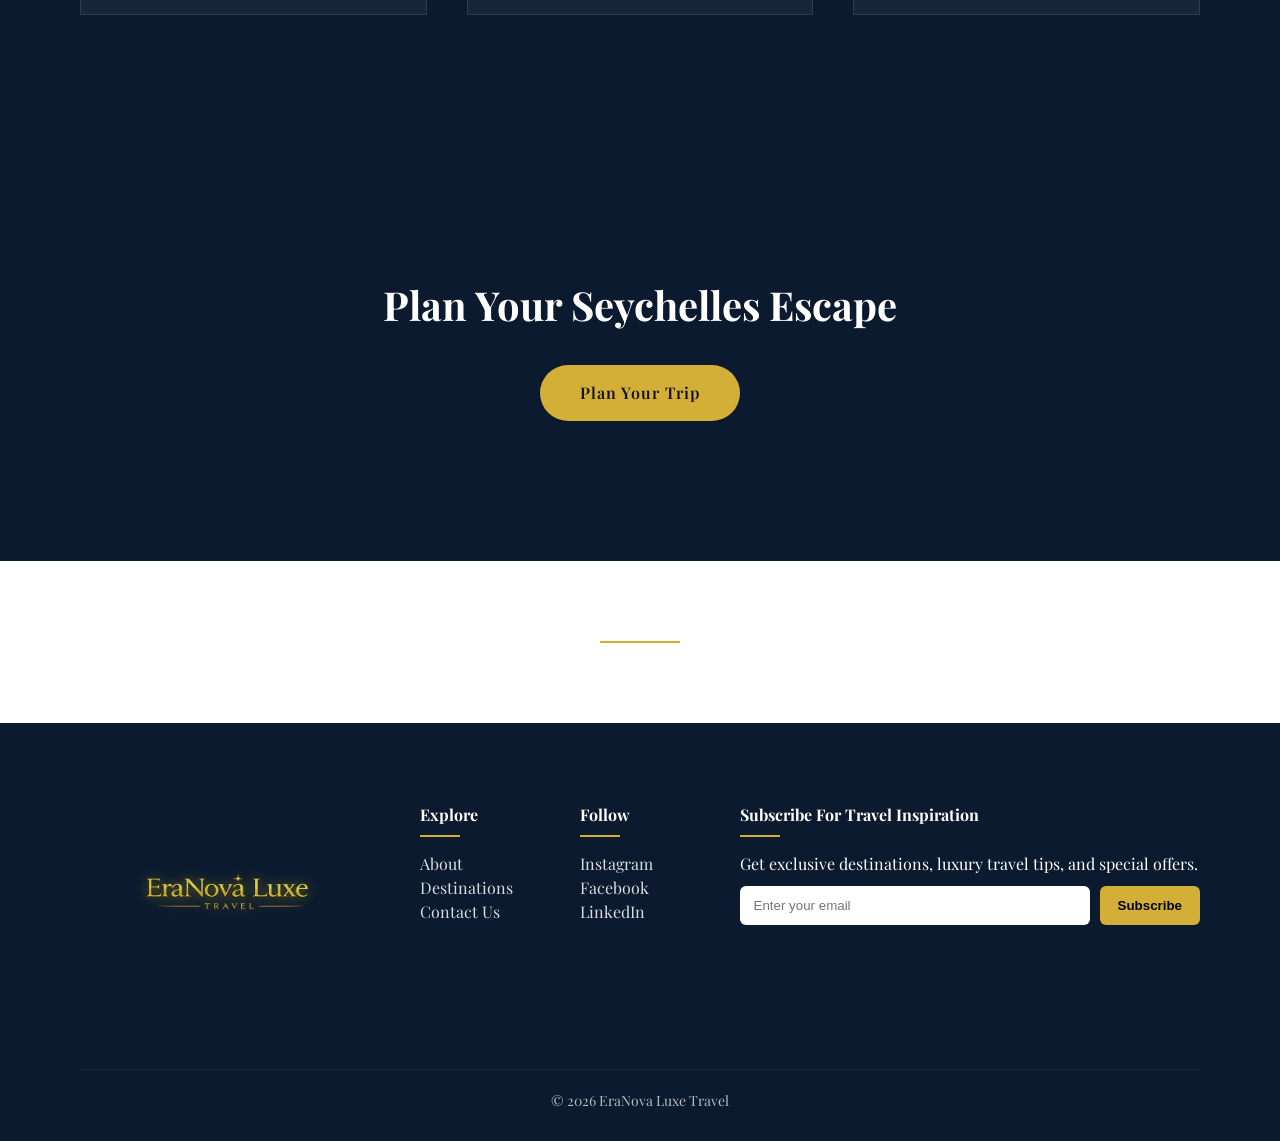
<file: destinations/seychelles.html>
<!DOCTYPE html>

<html lang="en">

<head>

<meta charset="UTF-8">
<meta name="viewport" content="width=device-width, initial-scale=1.0">

<title>Seychelles | EraNova Luxe Travel</title>

<link rel="stylesheet" href="../styles.css">
<link rel="icon" type="images/png" href="./images/emblem.png">

<link href="https://fonts.googleapis.com/css2?family=Playfair+Display:wght@400;600;700&family=Inter:wght@300;400;500&display=swap" rel="stylesheet">

</head>

<body>

<!-- NAVBAR -->

<nav class="navbar">

<a href="../index.html" class="logo">
<img src="../images/1st.png" alt="EraNova Luxe Logo">
</a>

<ul class="nav-links" id="navLinks">
<li><a href="../about.html">About</a></li>
<li><a href="../destinations.html">Destinations</a></li>
<li><a href="../contactus.html">Contact Us</a></li>
</ul>

<div class="menu-toggle" id="menuToggle">≡</div>

</nav>

<!-- HERO -->

<section class="destination-hero seychelles-hero">

<h1>Seychelles</h1>

<p>Pristine beaches, turquoise waters, and secluded island luxury</p>

</section>

<!-- DESTINATION INFO -->

<section class="destination-info">

<h2>Experience Seychelles</h2>

<p>
Seychelles is a breathtaking tropical paradise located in the Indian Ocean,
famous for its crystal-clear waters, white sand beaches, and unique granite
boulder landscapes that create some of the most beautiful coastlines on earth.
</p>

<p>
Travelers can enjoy secluded luxury resorts, private island retreats, and
vibrant coral reefs perfect for snorkeling and diving. The islands offer a
perfect blend of relaxation, natural beauty, and exclusive experiences.
</p>

<p>
Whether you're looking for a romantic honeymoon destination, a tranquil
island escape, or a luxurious beach retreat, Seychelles delivers one of the
most extraordinary tropical travel experiences in the world.
</p>

</section>

<!-- EXPERIENCES -->

<section class="experiences">

<h2 class="section-title">Experiences In Seychelles</h2>

<div class="experience-grid">

<div class="experience-card">

<div class="icon">🏝</div>

<h3>Private Island Resorts</h3>

<p>Stay at exclusive luxury resorts surrounded by pristine beaches.</p>

</div>

<div class="experience-card">

<div class="icon">🐠</div>

<h3>Snorkeling & Diving</h3>

<p>Discover vibrant coral reefs and incredible marine life.</p>

</div>

<div class="experience-card">

<div class="icon">⛵</div>

<h3>Island Hopping</h3>

<p>Explore multiple islands by boat and discover hidden beaches.</p>

</div>

</div>

</section>

<!-- CTA -->

<section class="cta-section">

<h2>Plan Your Seychelles Escape</h2>

<a href="../contactus.html" class="cta-button">Plan Your Trip</a>

</section>

<div class="divider"></div>


<!-- FOOTER -->

<footer class="footer">

<div class="footer-container">

<div class="footer-brand">
<a href="../index.html">
<img src="../images/1st.png" alt="EraNova Luxe Logo" class="footer-logo">
</a>
</div>

<div class="footer-links">

<h4>Explore</h4>

<ul>
<li><a href="../about.html">About</a></li>
<li><a href="../destinations.html">Destinations</a></li>
<li><a href="../contactus.html">Contact Us</a></li>
</ul>

</div>

<div class="footer-social">

<h4>Follow</h4>

<ul>
<li><a href="https://www.instagram.com/eranovaluxetravel/">Instagram</a></li>
<li><a href="https://www.facebook.com/profile.php?id=61588333892212">Facebook</a></li>
<li><a href="https://www.linkedin.com/company/eranova-luxe-travel">LinkedIn</a></li>
</ul>

</div>
<div class="newsletter">
  
  <h4>Subscribe For Travel Inspiration</h4>
  
  <p>Get exclusive destinations, luxury travel tips, and special offers.</p>
  
  <form action="https://formspree.io/f/mzdjbwyy" method="POST" class="newsletter-form">
    
    <input type="email" name="email" placeholder="Enter your email" required>
    
    <button type="submit">Subscribe</button>
    
  </form>
</div>
</div>

<div class="footer-bottom">
<p>© 2026 EraNova Luxe Travel</p>
</div>

</footer>

<script>

const menuToggle = document.getElementById("menuToggle");
const navLinks = document.getElementById("navLinks");

menuToggle.addEventListener("click", () => {
navLinks.classList.toggle("active");
});

</script>

</body>
</html>
</file>
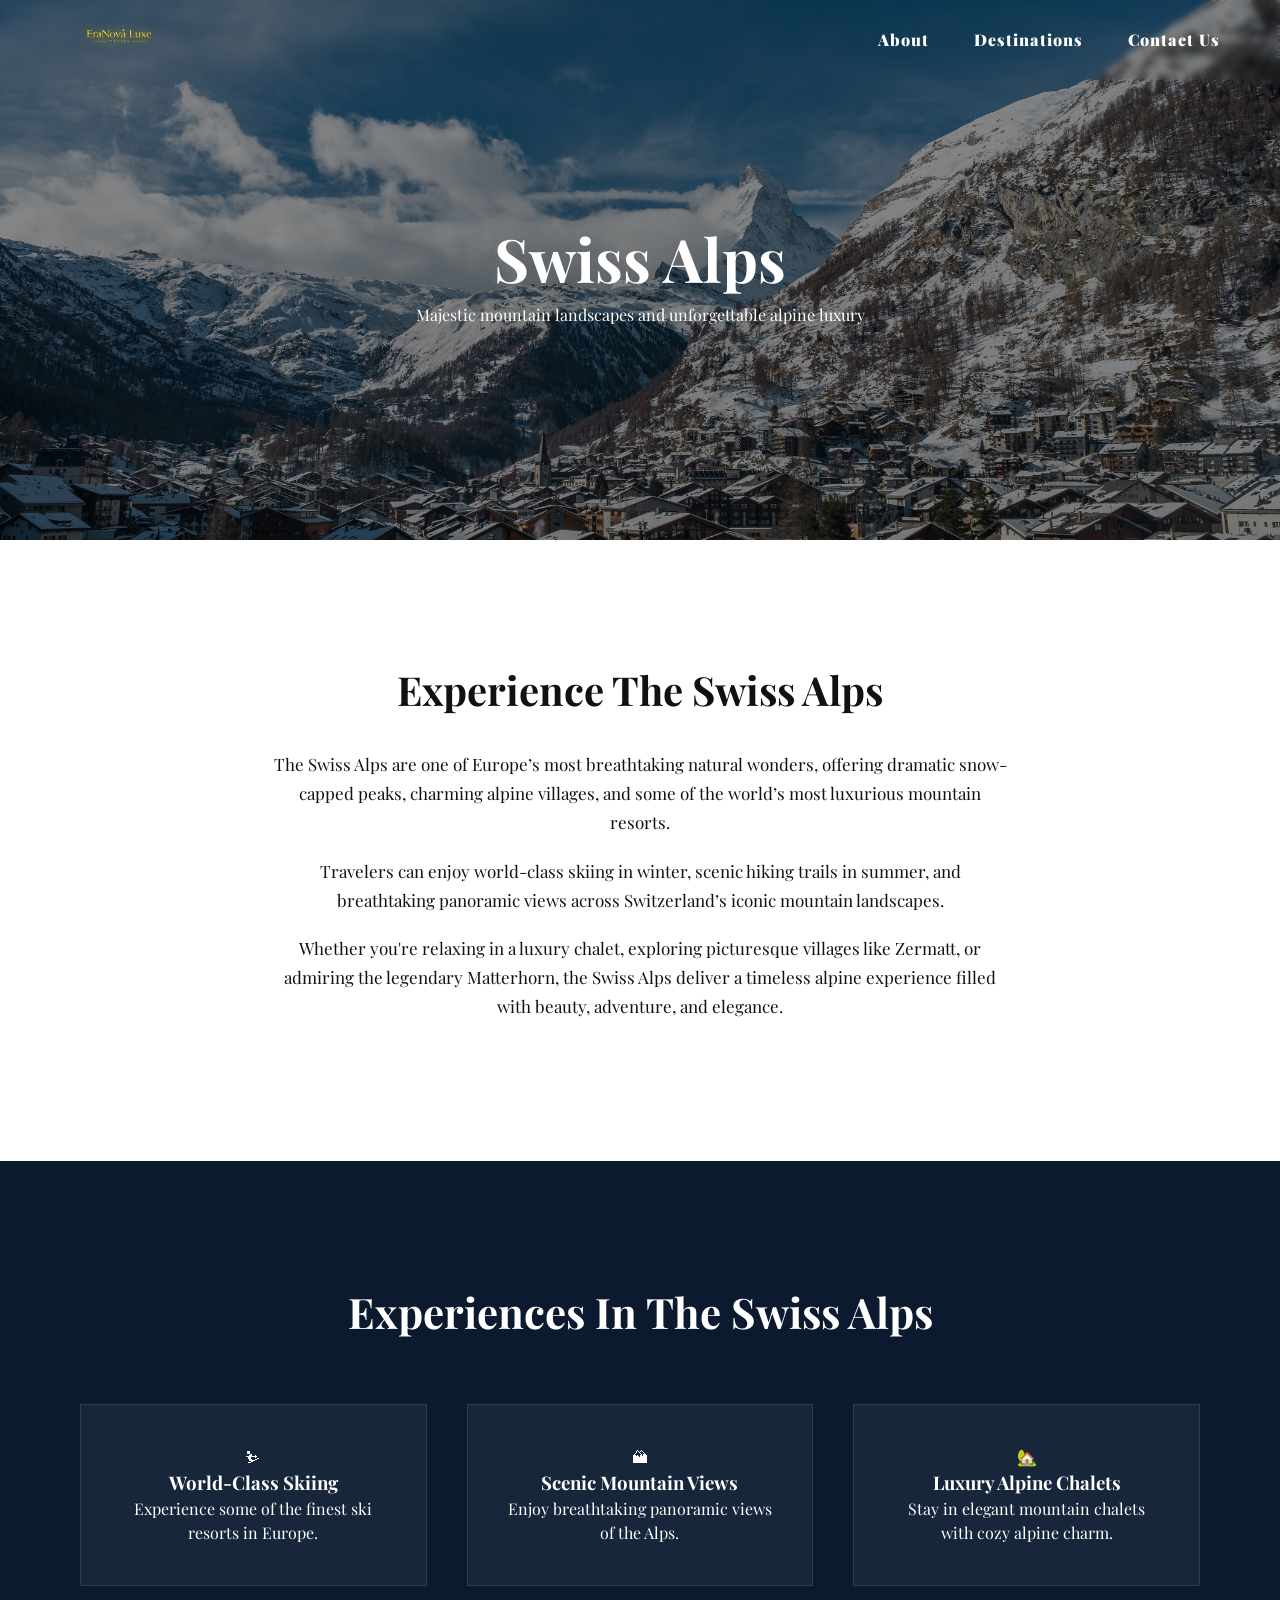
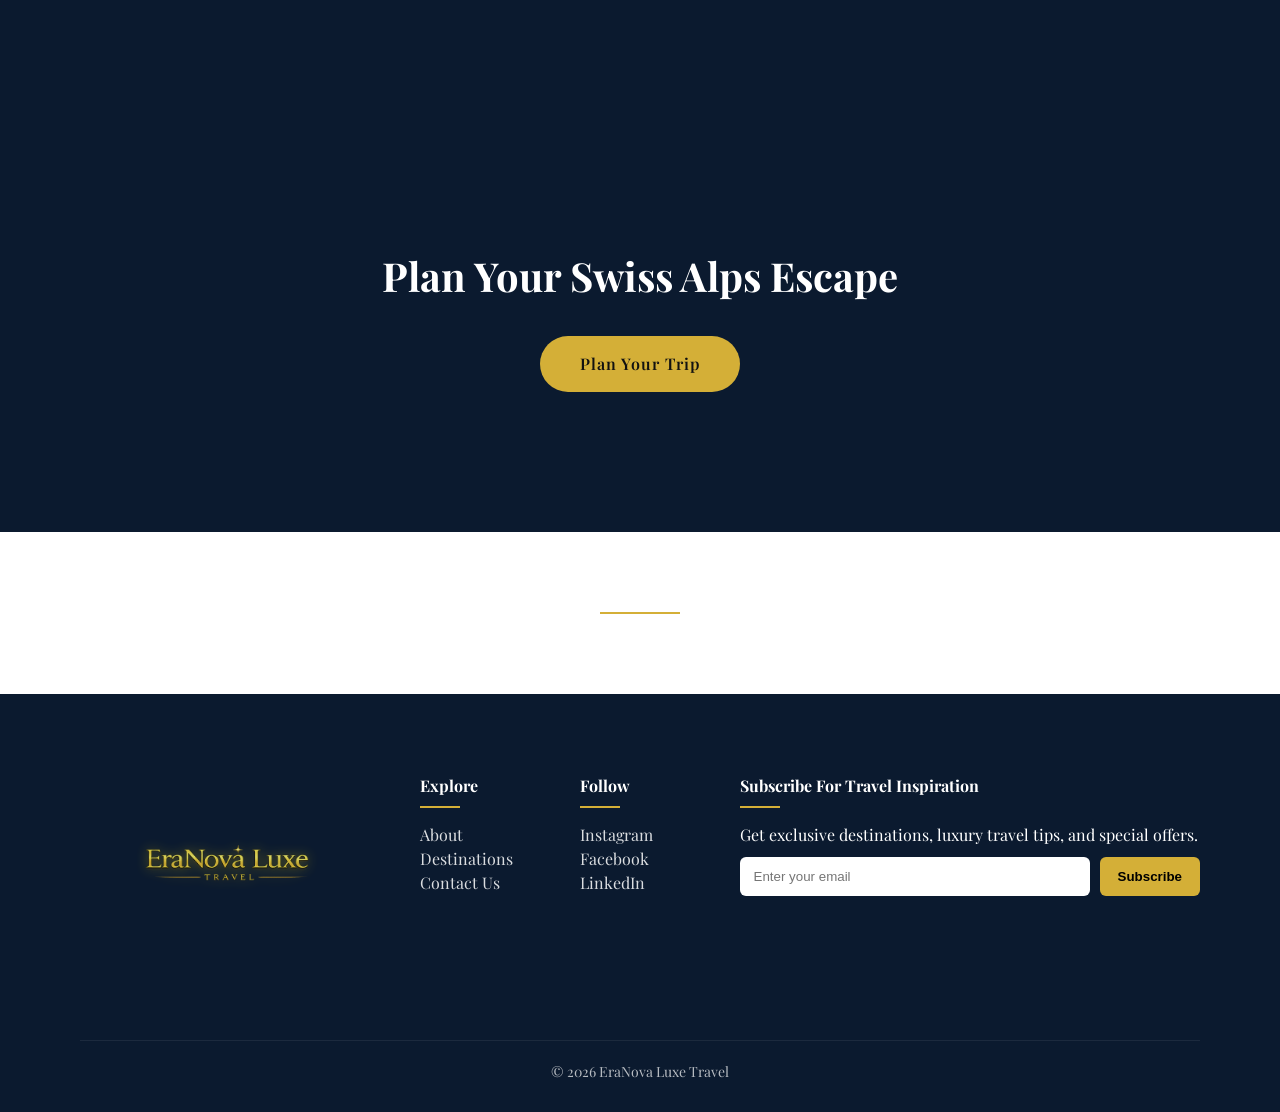
<file: destinations/swiss-alps.html>
<!DOCTYPE html>

<html lang="en">

<head>

<meta charset="UTF-8">
<meta name="viewport" content="width=device-width, initial-scale=1.0">

<title>Swiss Alps | EraNova Luxe Travel</title>

<link rel="stylesheet" href="../styles.css">
<link rel="icon" type="images/png" href="./images/emblem.png">


<link href="https://fonts.googleapis.com/css2?family=Playfair+Display:wght@400;600;700&family=Inter:wght@300;400;500&display=swap" rel="stylesheet">

</head>

<body>

<!-- NAVBAR -->

<nav class="navbar">

<a href="../index.html" class="logo">
<img src="../images/1st.png" alt="EraNova Luxe Logo">
</a>

<ul class="nav-links" id="navLinks">
<li><a href="../about.html">About</a></li>
<li><a href="../destinations.html">Destinations</a></li>
<li><a href="../contactus.html">Contact Us</a></li>
</ul>

<div class="menu-toggle" id="menuToggle">≡</div>

</nav>

<!-- HERO -->

<section class="destination-hero swiss-hero">

<h1>Swiss Alps</h1>

<p>Majestic mountain landscapes and unforgettable alpine luxury</p>

</section>

<!-- DESTINATION INFO -->

<section class="destination-info">

<h2>Experience The Swiss Alps</h2>

<p>
The Swiss Alps are one of Europe’s most breathtaking natural wonders,
offering dramatic snow-capped peaks, charming alpine villages,
and some of the world’s most luxurious mountain resorts.
</p>

<p>
Travelers can enjoy world-class skiing in winter, scenic hiking trails
in summer, and breathtaking panoramic views across Switzerland’s
iconic mountain landscapes.
</p>

<p>
Whether you're relaxing in a luxury chalet, exploring picturesque
villages like Zermatt, or admiring the legendary Matterhorn,
the Swiss Alps deliver a timeless alpine experience filled with
beauty, adventure, and elegance.
</p>

</section>

<!-- EXPERIENCES -->

<section class="experiences">

<h2 class="section-title">Experiences In The Swiss Alps</h2>

<div class="experience-grid">

<div class="experience-card">

<div class="icon">⛷</div>

<h3>World-Class Skiing</h3>

<p>Experience some of the finest ski resorts in Europe.</p>

</div>

<div class="experience-card">

<div class="icon">🏔</div>

<h3>Scenic Mountain Views</h3>

<p>Enjoy breathtaking panoramic views of the Alps.</p>

</div>

<div class="experience-card">

<div class="icon">🏡</div>

<h3>Luxury Alpine Chalets</h3>

<p>Stay in elegant mountain chalets with cozy alpine charm.</p>

</div>

</div>

</section>

<!-- CTA -->

<section class="cta-section">

<h2>Plan Your Swiss Alps Escape</h2>

<a href="../contactus.html" class="cta-button">Plan Your Trip</a>

</section>

<div class="divider"></div>


<!-- FOOTER -->

<footer class="footer">

<div class="footer-container">

<div class="footer-brand">
<a href="../index.html">
<img src="../images/1st.png" alt="EraNova Luxe Logo" class="footer-logo">
</a>
</div>

<div class="footer-links">

<h4>Explore</h4>

<ul>
<li><a href="../about.html">About</a></li>
<li><a href="../destinations.html">Destinations</a></li>
<li><a href="../contactus.html">Contact Us</a></li>
</ul>

</div>

<div class="footer-social">

<h4>Follow</h4>

<ul>
<li><a href="https://www.instagram.com/eranovaluxetravel/">Instagram</a></li>
<li><a href="https://www.facebook.com/profile.php?id=61588333892212">Facebook</a></li>
<li><a href="https://www.linkedin.com/company/eranova-luxe-travel">LinkedIn</a></li>
</ul>

</div>
<div class="newsletter">
  
  <h4>Subscribe For Travel Inspiration</h4>
  
  <p>Get exclusive destinations, luxury travel tips, and special offers.</p>
  
  <form action="https://formspree.io/f/mzdjbwyy" method="POST" class="newsletter-form">
    
    <input type="email" name="email" placeholder="Enter your email" required>
    
    <button type="submit">Subscribe</button>
    
  </form>
</div>
</div>

<div class="footer-bottom">
<p>© 2026 EraNova Luxe Travel</p>
</div>

</footer>

<script>

const menuToggle = document.getElementById("menuToggle");
const navLinks = document.getElementById("navLinks");

menuToggle.addEventListener("click", () => {
navLinks.classList.toggle("active");
});

</script>

</body>
</html>
</file>
<file: styles.css>
/* ================= GLOBAL ================= */

*{
margin:0;
padding:0;
box-sizing:border-box;
}

body{
font-family:"Playfair Display", serif;
background:#ffffff;
color:#111;
line-height:1.5;
}


/* ================= NAVBAR ================= */

.navbar{
position:absolute;
top:0;
left:0;
width:100%;
display:flex;
justify-content:space-between;
align-items:center;
padding:0 60px;
color:white;
z-index:10;
backdrop-filter:blur(3px);
}

.logo{
font-size:24px;
letter-spacing:2px;
font-weight:500;
}

.logo img{
height:80px;
width:auto;
display:block;
object-fit:contain;
filter:drop-shadow(0 0 6px rgba(255,215,0,.4));
}

.nav-links{
list-style:none;
display:flex;
gap:45px;
}

.nav-links a{
text-decoration:none;
color:#ffffff;
font-size:16px;
letter-spacing:1px;
font-weight:900;
transition:.3s;
}

.nav-links a:hover{
color:#d4af37;
}

.menu-toggle{
display:none;
font-size:30px;
cursor:pointer;
color:white;
}


/* ================= HERO ================= */

.hero{
position:relative;
height:100vh;
overflow:hidden;
}

.background-video{
position:absolute;
top:0;
left:0;
width:100%;
height:100%;
object-fit:cover;
z-index:-1;
}

.overlay{
position:absolute;
top:0;
left:0;
width:100%;
height:100%;
background:rgba(0,0,0,0.45);
z-index:-1;
}

.hero-content{
position:absolute;
top:50%;
left:50%;
transform:translate(-50%,-50%);
text-align:center;
color:white;
z-index:5;
max-width:700px;
animation:fadeUp 1.2s ease;
}

.hero-content h1{
font-size:48px;
margin-bottom:20px;
}

.hero-content p{
font-size:20px;
margin-bottom:40px;
}

@keyframes fadeUp{
0%{opacity:0; transform:translate(-50%, -40%);}
100%{opacity:1; transform:translate(-50%, -50%);}
}


/* ================= BUTTON ================= */

.cta-button{
padding:16px 40px;
background:#d4af37;
color:#111;
text-decoration:none;
font-weight:600;
letter-spacing:1px;
border-radius:40px;
transition:.3s;
}

.cta-button:hover{
background:#c39b2c;
transform:translateY(-3px);
box-shadow:0 12px 30px rgba(0,0,0,.3);
}


/* ================= PARALLAX ================= */

.parallax{
height:600px;
position:relative;
overflow:hidden;
display:flex;
align-items:center;
justify-content:center;
text-align:center;
}

.parallax::before{
content:"";
position:absolute;
top:0;
left:0;
width:100%;
height:100%;

background-image:
linear-gradient(rgba(0,0,0,0.35), rgba(0,0,0,0.35)),
url("./images/resort.jpeg");

background-size:cover;
background-position:center;
background-attachment:fixed;

z-index:-1;
}
.parallax h2{
font-size:42px;
color:white;
letter-spacing:2px;

text-shadow:
0px 4px 15px rgba(0,0,0,0.6),
0px 10px 40px rgba(0,0,0,0.5);

position:relative;
z-index:2;
}

@media (max-width:768px){

.parallax::before{
background-attachment:scroll;
}

}


/* ================= SECTION DIVIDER ================= */

.divider{
width:80px;
height:2px;
background:#d4af37;
margin:80px auto;
}


/* ================= DESTINATIONS ================= */

.destinations{
padding:120px 80px;
text-align:center;
background:white;
}

.section-title{
font-size:42px;
margin-bottom:60px;
}

.destination-grid{
display:grid;
grid-template-columns:repeat(4,1fr);
gap:25px;
}


/* ================= CARDS ================= */

.card{
height:360px;
background-size:cover;
background-position:center;
position:relative;
display:flex;
align-items:flex-end;
padding:30px;
color:white;
cursor:pointer;
overflow:hidden;
transition:.4s;
}

.card:hover{
transform:scale(1.05);
box-shadow:0 20px 50px #d4af37;
}

.card::after{
content:"";
position:absolute;
top:0;
left:0;
width:100%;
height:100%;
background:linear-gradient(transparent,rgba(0,0,0,.6));
}

.card-content{
position:relative;
z-index:2;
}

.card-button{
display:inline-block;
margin-top:15px;
padding:10px 22px;
background:#d4af37;
color:black;
font-size:14px;
text-decoration:none;
border-radius:20px;
opacity:0;
transform:translateY(10px);
transition:.35s;
}

.card:hover .card-button{
opacity:1;
transform:translateY(0);
}


/* ================= DESTINATION IMAGES ================= */

.maldives{background-image:url("./images/maldives.jpeg");}
.bora{background-image:url("./images/bora.jpeg");}
.dubai{background-image:url("./images/dubai.jpeg");}
.santorini{background-image:url("./images/santorini.jpeg");}
.amalfi{background-image:url("./images/amalfi.jpeg");}
.bali{background-image:url("./images/bali.jpeg");}
.seychelles{background-image:url("./images/seychelles.jpeg");}
.swiss{background-image:url("./images/alps.jpeg");}


/* ================= EXPERIENCES ================= */

.experiences{
padding:120px 80px;
background:#0b1a2f;
color:white;
text-align:center;
}

.experience-grid{
display:grid;
grid-template-columns:repeat(3,1fr);
gap:40px;
}

.experience-card{
padding:40px;
background:rgba(255,255,255,0.05);
border:1px solid rgba(255,255,255,0.1);
transition:.4s;
}

.experience-card:hover{
transform:translateY(-10px);
border-color:#d4af37;
}


/* ================= WHY ================= */

.why{
padding:120px 80px;
background:white;
text-align:center;
}

.why-grid{
display:grid;
grid-template-columns:repeat(3,1fr);
gap:40px;
}

.why-card{
padding:40px;
border:1px solid #111;
transition:.3s;
}

.why-card:hover{
border-color:#d4af37;
transform:translateY(-8px);
}


/* ================= FOOTER ================= */

.footer{
background:#0b1a2f;
color:white;
padding:80px 80px 30px;
}

.footer-container{
display:grid;
grid-template-columns:2fr 2fr 2fr 2fr;
gap:40px;
max-width:1200px;
margin:0 auto;
}

.footer h4{
margin-bottom:15px;
position:relative;

}

.footer h4::after{
content:"";
display:block;
width:40px;
height:2px;
background:#d4af37;
margin-top:8px;
}

.footer a{
text-decoration:none;
color:white;
opacity:.85;
transition:.3s;
}

.footer a:hover{
color:#d4af37;
opacity:1;
}

.footer-bottom{
margin-top:60px;
padding-top:20px;
border-top:1px solid rgba(255,255,255,0.1);
text-align:center;
opacity:.7;
font-size:14px;
}

.footer-logo{
height:200px;
filter:drop-shadow(0 0 6px rgba(255,215,0,.4));
}

.footer ul{
list-style:none;
padding:0;
margin:0;
}

/* ================= NEWSLETTER ================= */

.newsletter-form{
display:flex;
justify-content:end;
gap:10px;
margin-top:10px;
}

.newsletter-form input{
padding:12px 14px;
border-radius:6px;
border:none;
width:350px;
}

.newsletter-form button{
padding:12px 18px;
background:#d4af37;
border:none;
border-radius:6px;
cursor:pointer;
font-weight:600;
}

/* ================= CTA SECTION FIX ================= */

.cta-section{
padding:140px 20px;
background:#0b1a2f;
color:white;

display:flex;
flex-direction:column;
align-items:center;
justify-content:center;

text-align:center;
}

.cta-section h2{
font-size:40px;
margin-bottom:30px;
text-align:center;
}

.cta-section .cta-button{
display:inline-block;
}

/* ================= MOBILE ================= */

@media (max-width:768px){

.logo img{
height:70px;
}

.menu-toggle{
display:block;
}

.nav-links{
display:none;
position:absolute;
top:80px;
right:20px;
flex-direction:column;
background:#0b1a2f;
padding:20px;
border-radius:8px;
width:200px;
z-index:1000;
}

.nav-links.active{
display:flex;
}

.destination-grid,
.experience-grid,
.why-grid{
grid-template-columns:1fr;
}

.trip-builder{
padding:80px 20px;
}

.trip-form{
grid-template-columns:1fr;
}

.footer-container{
grid-template-columns:1fr;
text-align:center;
}

.footer h4::after{
margin-left:auto;
margin-right:auto;
}

.newsletter-form{
justify-content:center;
flex-direction:column;
align-items:center;
}

.newsletter-form input{
width:100%;
max-width:300px;
}

.newsletter-form button{
width:160px;
}

}

/* ================= ABOUT PAGE ================= */

.about-hero{
height:50vh;
background:#0b1a2f;
color:white;
display:flex;
flex-direction:column;
justify-content:center;
align-items:center;
text-align:center;
}

.about-hero h1{
font-size:56px;
margin-bottom:10px;
}

.about-section{
padding:120px 80px;
background:white;
}

.about-container{
display:grid;
grid-template-columns:1fr 1fr;
gap:60px;
align-items:center;
}

.about-text h2{
font-size:40px;
margin-bottom:20px;
text-align:center;
}

.about-text p{
margin-bottom:20px;
font-size:17px;
line-height:1.7;
}

.about-image img{
width:100%;
border-radius:12px;
box-shadow:0 15px 40px rgba(0,0,0,.25);
}


/* ================= DESTINATIONS PAGE ================= */

.destinations-hero{
height:50vh;
background:#0b1a2f;
color:white;
display:flex;
flex-direction:column;
justify-content:center;
align-items:center;
text-align:center;
}

.destinations-hero h1{
font-size:56px;
margin-bottom:10px;
}

.destinations-page{
padding:120px 80px;
background:white;
text-align:center;
}


/* ================= DESTINATION PAGES ================= */

.destination-hero{
height:60vh;
display:flex;
flex-direction:column;
justify-content:center;
align-items:center;
text-align:center;
color:white;
}

.destination-hero h1{
font-size:60px;
}

.destination-info{
padding:120px 80px;
max-width:900px;
margin:auto;
text-align:center;
}

.destination-info h2{
font-size:40px;
margin-bottom:30px;
}

.destination-info p{
font-size:17px;
line-height:1.7;
margin-bottom:20px;
}


/* ================= HERO IMAGES ================= */

.maldives-hero{
background-image:linear-gradient(rgba(0,0,0,.45),rgba(0,0,0,.45)),url("./images/maldives.jpeg");
background-size:cover;
background-position:center;
}

.amalfi-hero{
background-image:linear-gradient(rgba(0,0,0,.45),rgba(0,0,0,.45)),url("./images/amalfi.jpeg");
background-size:cover;
background-position:center;
}

.dubai-hero{
background-image:linear-gradient(rgba(0,0,0,.45),rgba(0,0,0,.45)),url("./images/dubai.jpeg");
background-size:cover;
background-position:center;
}

.santorini-hero{
background-image:linear-gradient(rgba(0,0,0,.45),rgba(0,0,0,.45)),url("./images/santorini.jpeg");
background-size:cover;
background-position:center;
}

.bali-hero{
background-image:linear-gradient(rgba(0,0,0,.45),rgba(0,0,0,.45)),url("./images/bali.jpeg");
background-size:cover;
background-position:center;
}

.bora-hero{
background-image:linear-gradient(rgba(0,0,0,.45),rgba(0,0,0,.45)),url("./images/bora.jpeg");
background-size:cover;
background-position:center;
}

.seychelles-hero{
background-image:linear-gradient(rgba(0,0,0,.45),rgba(0,0,0,.45)),url("./images/seychelles.jpeg");
background-size:cover;
background-position:center;
}

.swiss-hero{
background-image:linear-gradient(rgba(0,0,0,.45),rgba(0,0,0,.45)),url("./images/alps.jpeg");
background-size:cover;
background-position:center;
}


/* ================= DATE RANGE ================= */

.date-range{
display:flex;
align-items:center;
gap:10px;
border:1px solid #ddd;
border-radius:6px;
padding:8px 12px;
}

.date-range input{
border:none;
outline:none;
font-size:15px;
}

.date-separator{
font-size:18px;
color:#888;
}


/* ================= MOBILE ABOUT ================= */

@media(max-width:900px){

.about-container{
grid-template-columns:1fr;
}

}
/* ================= CONTACT / TRIP BUILDER FIX ================= */

.contact-hero{
height:60vh;
display:flex;
flex-direction:column;
justify-content:center;
align-items:center;
text-align:center;
background:#0b1a2f;
color:white;
padding:20px;
}

.contact-hero h1{
font-size:52px;
margin-bottom:10px;
}

.trip-builder{
padding:120px 80px;
background:white;
text-align:center;
}

.trip-form{
max-width:900px;
margin:0 auto;
display:grid;
grid-template-columns:repeat(2,1fr);
gap:25px;
}

.trip-form input,
.trip-form select,
.trip-form textarea{
padding:14px;
border:1px solid #ddd;
border-radius:6px;
font-size:15px;
width:100%;
}

.trip-form textarea{
grid-column:span 2;
height:140px;
}

.trip-form button{
grid-column:span 2;
padding:16px;
background:#d4af37;
border:none;
border-radius:6px;
font-weight:600;
cursor:pointer;
}


/* DATE RANGE */

.date-range{
display:flex;
align-items:center;
gap:10px;
border:1px solid #ddd;
border-radius:6px;
padding:10px 12px;
width:100%;
}

.date-range input{
border:none;
outline:none;
flex:1;
font-size:15px;
}

.date-separator{
font-size:18px;
color:#888;
}


/* MOBILE FORM */

@media(max-width:768px){

.trip-builder{
padding:80px 20px;
}

.trip-form{
grid-template-columns:1fr;
}

.trip-form textarea{
grid-column:span 1;
}

.trip-form button{
grid-column:span 1;
}

}
/* ================= STORY SECTION ================= */

.story-section{
padding:160px 20px;
max-width:900px;
margin:auto;
text-align:center;
}

.story-section h2{
font-size:48px;
margin-bottom:30px;
}

.story-section p{
font-size:18px;
line-height:1.8;
opacity:.85;
}


/* ================= LUXURY EXPERIENCES ================= */

.luxury-experiences{
padding:140px 80px;
background:#0b1a2f;
color:white;
text-align:center;
}

.luxury-grid{
display:grid;
grid-template-columns:repeat(4,1fr);
gap:40px;
margin-top:60px;
}

.luxury-card{
padding:40px;
border:1px solid rgba(255,255,255,0.15);
transition:.4s;
}

.luxury-card:hover{
transform:translateY(-8px);
border-color:#d4af37;
}

.luxury-card h3{
font-size:22px;
margin-bottom:10px;
}

.luxury-card p{
font-size:15px;
opacity:.8;
}


/* ================= TRAVEL JOURNAL ================= */

.journal{
padding:140px 80px;
text-align:center;
}

.journal-grid{
display:grid;
grid-template-columns:repeat(3,1fr);
gap:30px;
margin-top:60px;
}

.journal-card{
text-align:left;
cursor:pointer;
}

.journal-card img{
width:100%;
border-radius:8px;
transition:.4s;
}

.journal-card img:hover{
transform:scale(1.05);
}

.journal-card h3{
margin-top:15px;
font-size:20px;
}


/* ================= MOBILE ================= */

@media(max-width:900px){

.luxury-grid{
grid-template-columns:1fr 1fr;
}

.journal-grid{
grid-template-columns:1fr;
}

}

@media(max-width:600px){

.luxury-grid{
grid-template-columns:1fr;
}

}
</file>
